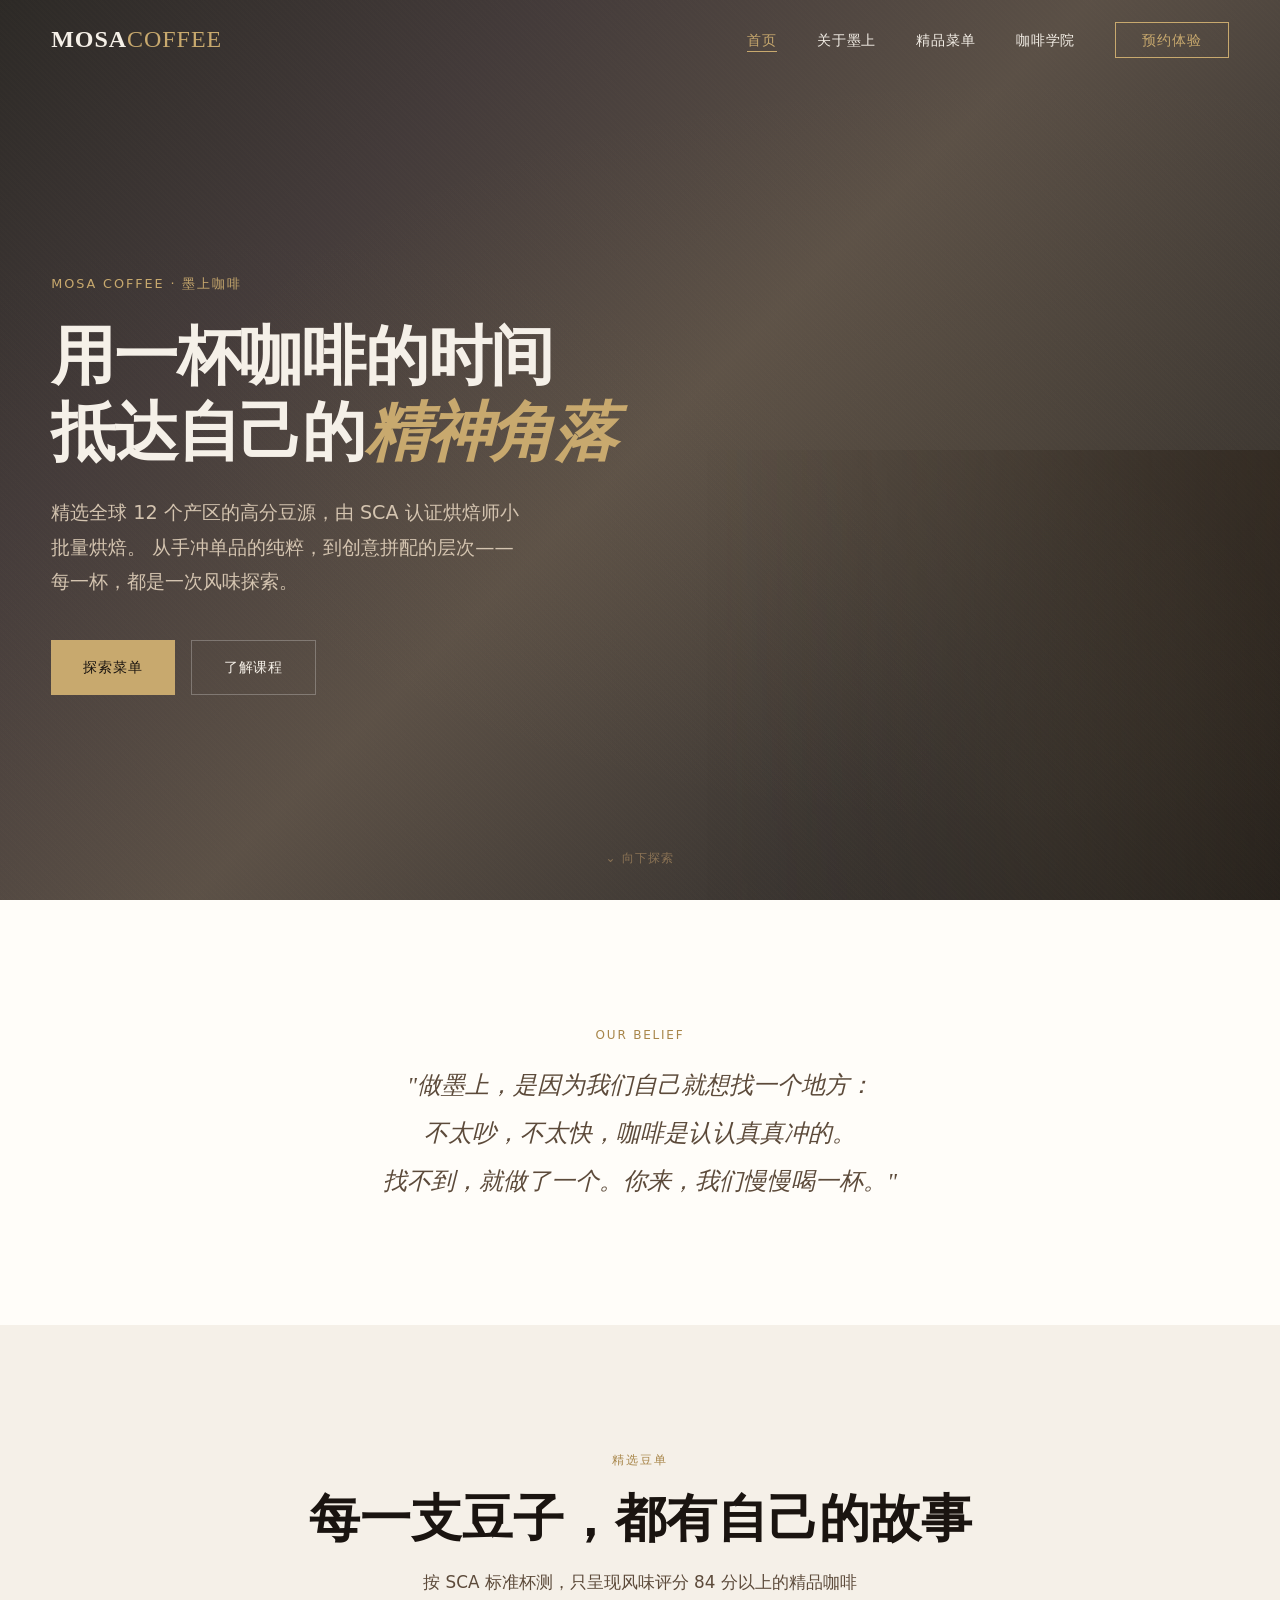
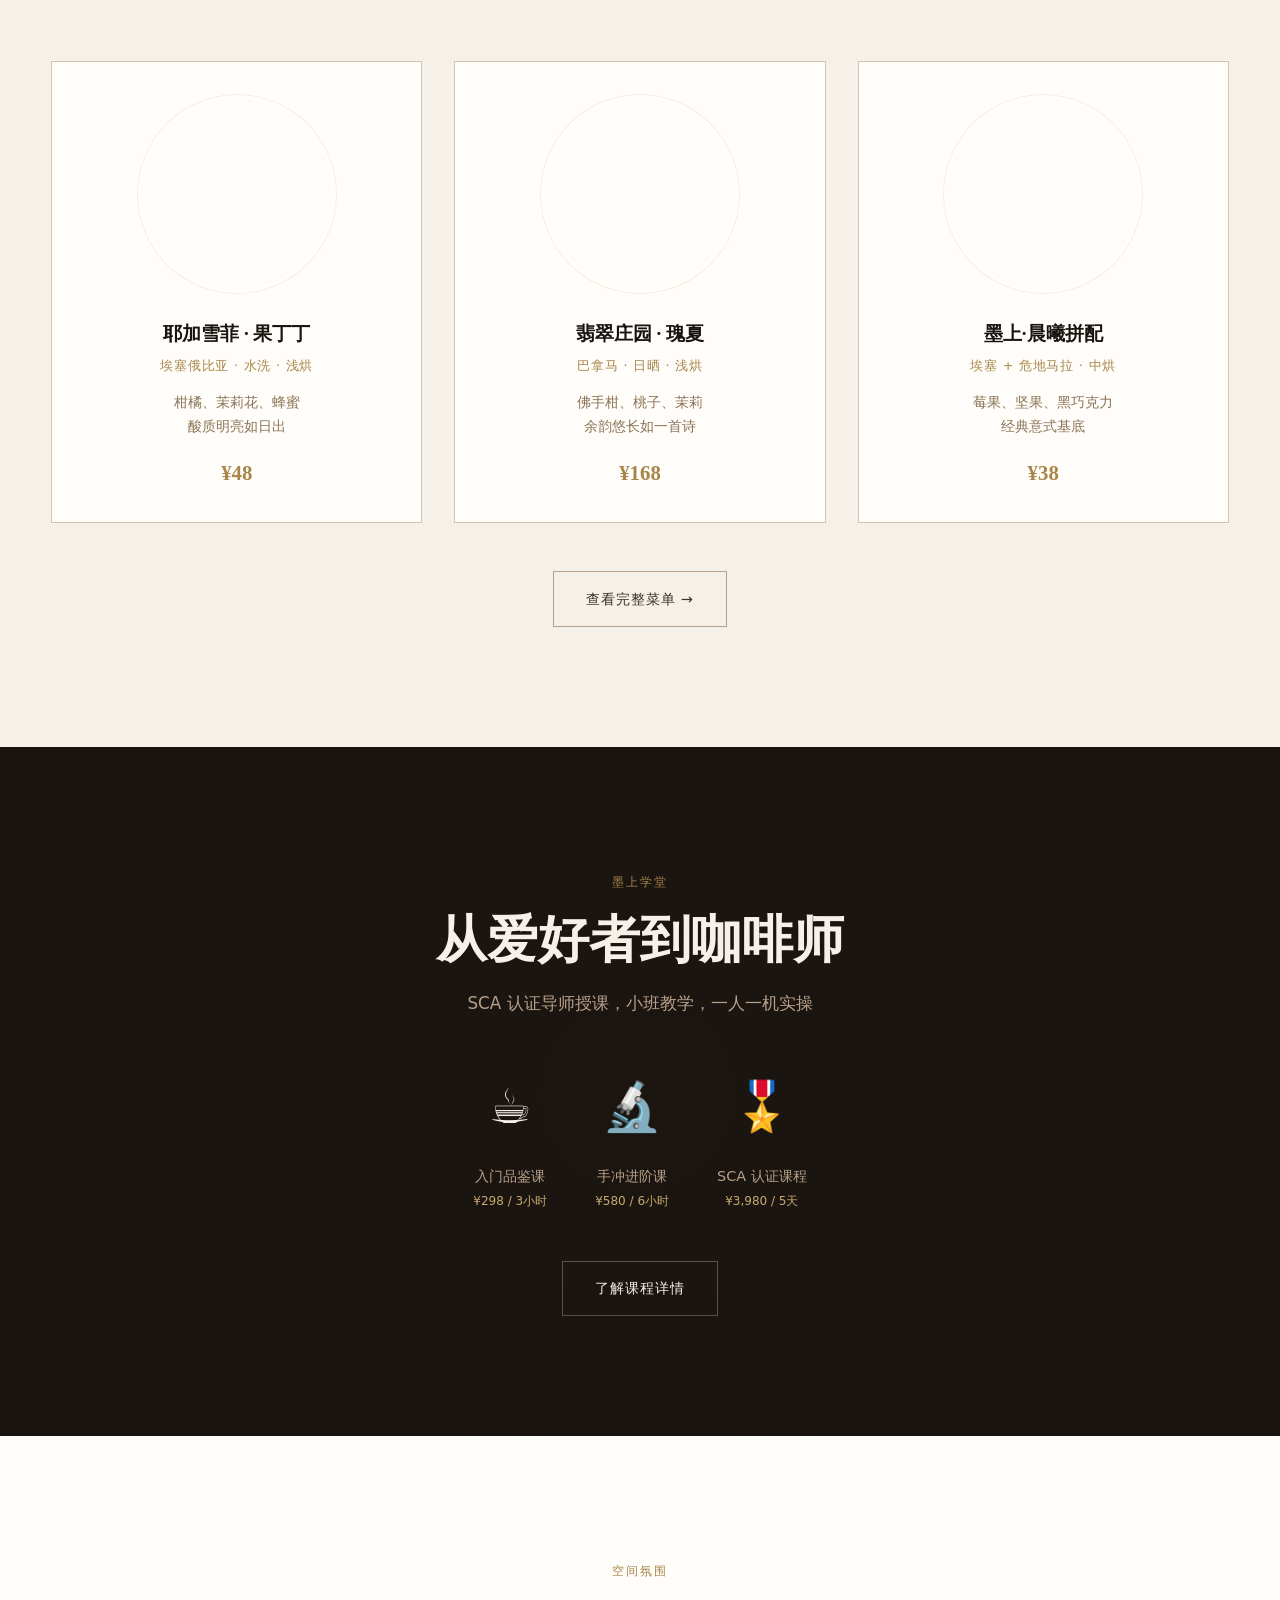
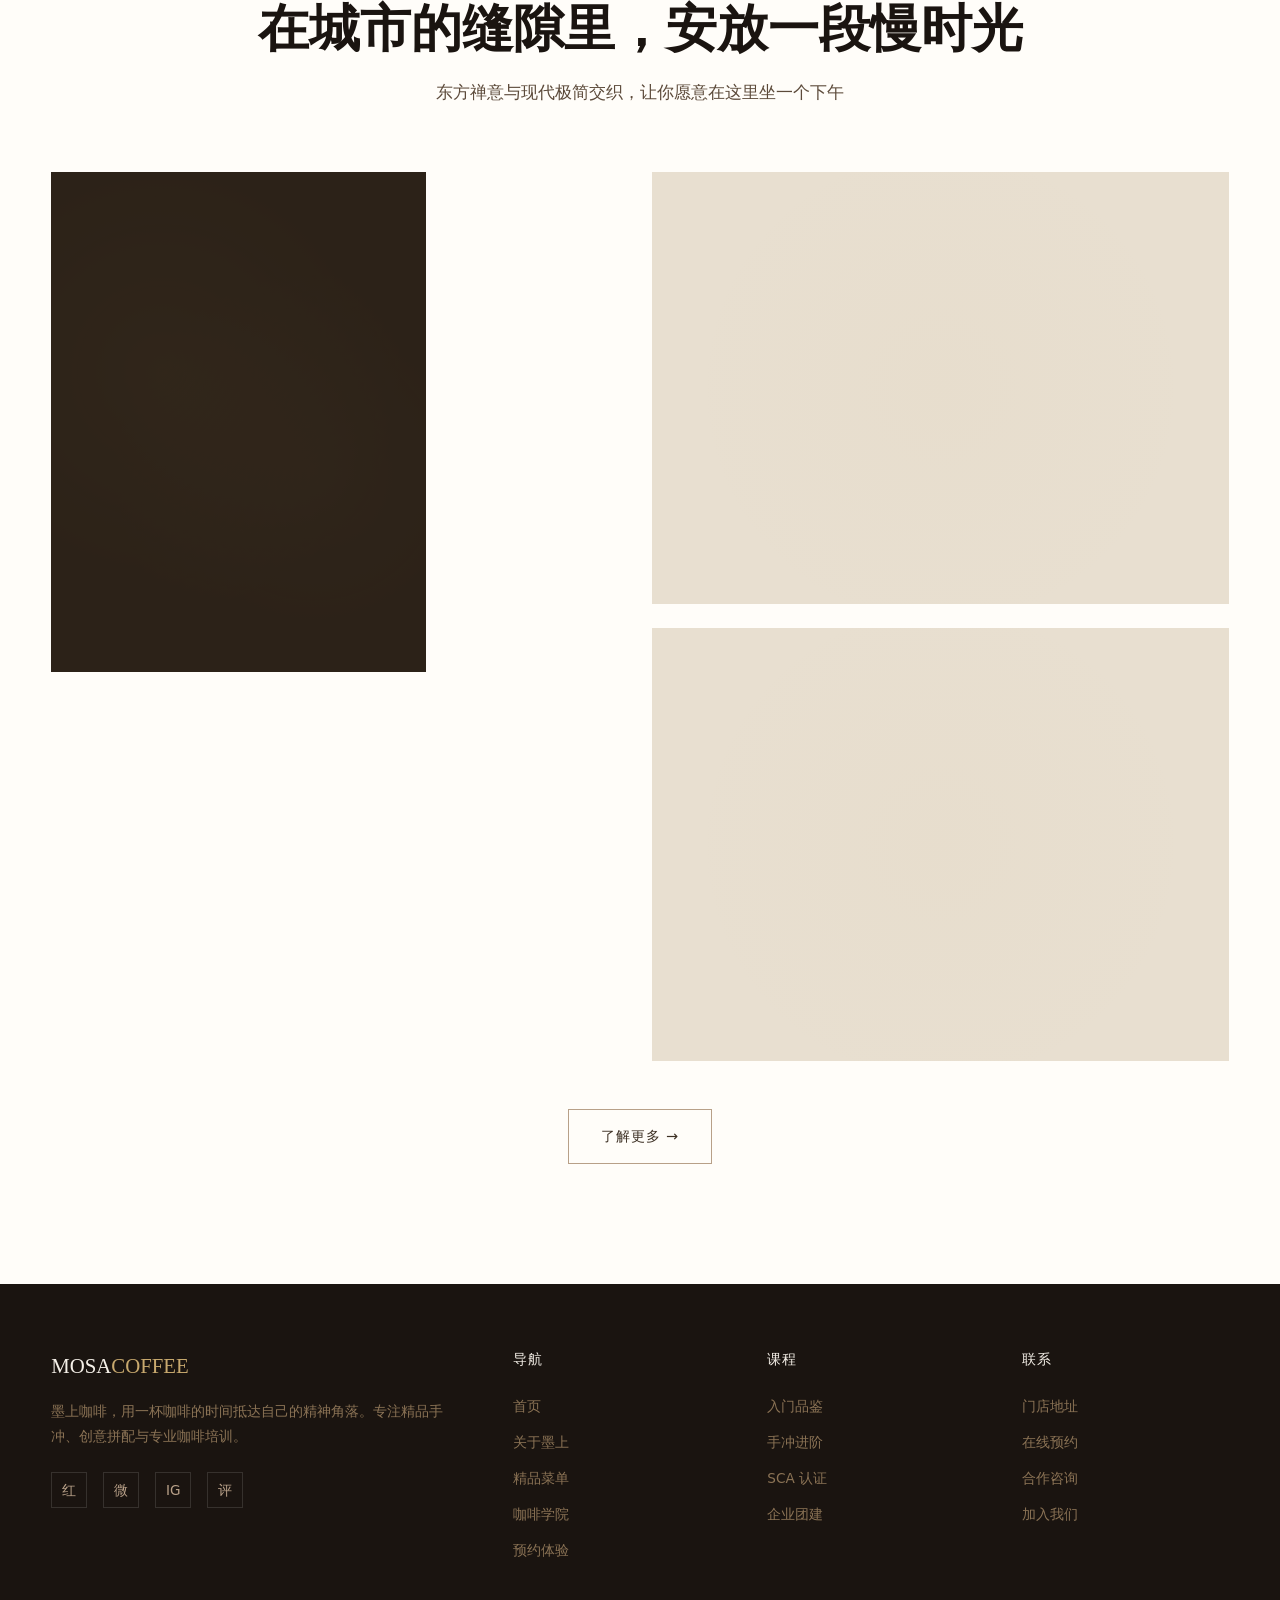
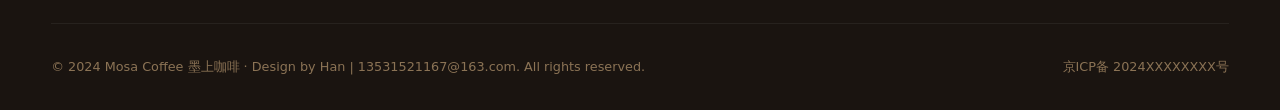
<file: index.html>
<!DOCTYPE html>
<html lang="zh-CN">
<head>
<meta charset="UTF-8">
<meta name="viewport" content="width=device-width, initial-scale=1.0">
<link rel="preconnect" href="https://images.unsplash.com" crossorigin>
<link rel="icon" href="data:image/svg+xml,<svg xmlns=%22http://www.w3.org/2000/svg%22 viewBox=%220 0 100 100%22><rect width=%22100%22 height=%22100%22 rx=%2220%22 fill=%22%231A1410%22/><text y=%22.9em%22 font-size=%2270%22 text-anchor=%22middle%22 x=%2250%22>☕</text></svg>">
<title>墨上咖啡 Mosa Coffee | 精品手冲 · 咖啡培训</title>
<meta name="author" content="Han | 13531521167@163.com">
  <meta name="description" content="墨上咖啡 Mosa Coffee — 专注于手冲单品、精品拼配与专业咖啡培训的高端咖啡品牌。让时间有味道。">
  <meta property="og:title" content="墨上咖啡 Mosa Coffee | 精品手冲 · 咖啡培训">
  <meta property="og:type" content="website">
  <meta property="og:url" content="https://han-ha-ha.github.io/mosa-coffee/">
  <meta property="og:image" content="https://images.unsplash.com/photo-1501339847302-ac426a4a7cbb?w=1200">
  <meta property="og:image:width" content="1200">
  <meta property="og:image:height" content="630">
  <meta name="twitter:card" content="summary_large_image">
<link rel="stylesheet" href="css/style.css?v=2">
<style>
/* ===== Hero (首页专属) ===== */
.hero {
  min-height: 100vh; display:flex; align-items:center;
  position: relative; overflow: hidden;
}
.hero-bg {
  position: absolute; inset:0;
  background:
    url('https://images.unsplash.com/photo-1501339847302-ac426a4a7cbb?w=1600&q=80&auto=format&fit=crop') center/cover no-repeat;
}
.hero-bg::after {
  content: ''; position: absolute; inset:0;
  background:
    radial-gradient(ellipse at 80% 50%, rgba(200,169,110,0.06) 0%, transparent 60%),
    radial-gradient(ellipse at 20% 80%, rgba(139,115,85,0.04) 0%, transparent 50%),
    linear-gradient(135deg, rgba(15,12,9,0.88) 0%, rgba(26,16,16,0.82) 25%, rgba(44,31,20,0.78) 50%, rgba(26,20,16,0.85) 75%, rgba(15,12,9,0.9) 100%);
}
.hero-pattern {
  position: absolute; inset:0; opacity:0.03;
  background: repeating-linear-gradient(45deg, transparent, transparent 2px, rgba(200,169,110,0.4) 2px, rgba(200,169,110,0.4) 4px);
}
.hero-accent {
  position: absolute; right:-5%; top:50%; transform:translateY(-50%);
  width: 50%; height: 80%;
  background:
    radial-gradient(ellipse at center, rgba(200,169,110,0.12) 0%, transparent 70%),
    linear-gradient(180deg, rgba(44,34,24,0.8) 0%, rgba(26,20,16,0.4) 100%);
  mask-image: linear-gradient(to left, rgba(0,0,0,0.8) 0%, rgba(0,0,0,0.2) 60%, transparent 100%);
  -webkit-mask-image: linear-gradient(to left, rgba(0,0,0,0.8) 0%, rgba(0,0,0,0.2) 60%, transparent 100%);
}
.hero-content {
  position: relative; z-index:2;
  width: var(--content-width); margin:0 auto;
  padding: 8rem 0 4rem;
}
.hero-eyebrow {
  display:inline-block; font-size: 0.8rem; letter-spacing:0.15em;
  color: var(--gold); text-transform: uppercase;
  margin-bottom: 1.5rem; font-weight: 500;
}
.hero-title { color: var(--cream); margin-bottom: 1.5rem; max-width: 700px; }
.hero-title em { font-style: italic; color: var(--gold); }
.hero-desc {
  color: var(--brown-200); font-size: clamp(1rem, 1.5vw, 1.2rem);
  max-width: 480px; margin-bottom: 2.5rem; font-weight: 300; line-height: 1.8;
}
.hero-buttons { display:flex; gap:1rem; flex-wrap:wrap; }
.hero-scroll {
  position: absolute; bottom:2rem; left:50%; transform:translateX(-50%);
  color: var(--brown-400); font-size: 0.75rem; letter-spacing:0.1em;
  animation: float 2s ease-in-out infinite; text-decoration: none; cursor: pointer;
}
@keyframes float {
  0%,100% { transform:translateX(-50%) translateY(0); }
  50% { transform:translateX(-50%) translateY(-8px); }
}

/* ===== 品牌三行 ===== */
.belief { background: var(--white); text-align:center; }
.belief blockquote {
  max-width: 680px; margin:0 auto;
  font-family: Georgia, 'Times New Roman', '宋体', serif;
  font-size: clamp(1.2rem, 2vw, 1.5rem);
  color: var(--brown-600); line-height: 2;
  font-style: italic;
}

/* ===== 精选豆单 ===== */
.featured-beans { background: var(--cream); }
.bean-card {
  background: var(--white); border: 1px solid var(--brown-200);
  padding: 2rem; transition: var(--transition); text-align: center;
}
.bean-card:hover { border-color: var(--gold); transform: translateY(-6px); box-shadow: 0 20px 50px rgba(0,0,0,0.08); }
.bean-visual {
  width: 100%; aspect-ratio: 1; max-width: 200px; margin:0 auto 1.5rem;
  border-radius: 50%; position: relative; overflow: hidden;
  background-size: cover; background-position: center;
}
.bean-visual::after {
  content: ''; position: absolute; inset:0;
  border-radius: 50%;
  box-shadow: inset 0 0 0 1px rgba(200,169,110,0.2), inset 0 0 0 4px rgba(255,255,255,0.3);
}
.bean-visual.v1 { background-image: url('https://images.unsplash.com/photo-1559056199-641a0ac8b55e?w=400&q=80'); }
.bean-visual.v2 { background-image: url('https://images.unsplash.com/photo-1611854779393-1b2da9d400fe?w=400&q=80'); }
.bean-visual.v3 { background-image: url('https://images.unsplash.com/photo-1511537190424-bbbab87ac5eb?w=400&q=80'); }
.bean-name { font-family: Georgia, 'Times New Roman', serif; font-size: 1.2rem; font-weight:600; color: var(--brown-900); margin-bottom:0.3rem; }
.bean-origin { font-size:0.8rem; color: var(--gold-dark); letter-spacing:0.06em; margin-bottom:0.8rem; text-transform:uppercase; }
.bean-notes { font-size:0.9rem; color: var(--text-muted); line-height:1.7; }
.bean-price { font-family: Georgia, serif; font-size: 1.3rem; color: var(--gold-dark); margin-top:1rem; font-weight:600; }

/* ===== 学堂预览 ===== */
.edu-preview { background: var(--brown-900); color: var(--cream); position:relative; overflow:hidden; text-align:center; }
.edu-preview::before {
  content: ''; position: absolute; inset:0; opacity:0.03;
  background: radial-gradient(circle at 50% 50%, rgba(200,169,110,0.3) 0%, transparent 70%);
}
.edu-features {
  display: flex; gap:3rem; justify-content:center; flex-wrap:wrap;
  margin: 3rem 0; position: relative; z-index:1;
}
.edu-feature {
  text-align: center;
}
.edu-feature-icon { font-size: 3rem; margin-bottom: 1rem; }
.edu-feature-label { color: var(--brown-300); font-size: 0.9rem; }

/* ===== 空间预览 ===== */
.space-preview .space-grid {
  display: grid; grid-template-columns: 1fr 1fr; gap: 1.5rem; margin-top:3rem;
}
.space-main {
  grid-row: span 2; aspect-ratio: 3/4; max-height: 500px;
}
.space-side { aspect-ratio: 4/3; }
@media (max-width: 768px) {
  .hero-content { padding: 6rem 0 3rem; }
  .space-preview .space-grid { grid-template-columns: 1fr; }
}
</style>
<script type="application/ld+json">
{
  "@context": "https://schema.org",
  "@type": "CafeOrCoffeeShop",
  "name": "墨上咖啡 Mosa Coffee",
  "description": "专注于手冲单品、精品拼配与专业咖啡培训的高端咖啡品牌。让时间有味道。",
  "url": "https://han-ha-ha.github.io/mosa-coffee/",
  "telephone": "010-8855-1234",
  "email": "hello@mosacoffee.cn",
  "address": {
    "@type": "PostalAddress",
    "streetAddress": "三里屯太古里南区 B1-12",
    "addressLocality": "北京",
    "addressRegion": "朝阳区",
    "postalCode": "100027",
    "addressCountry": "CN"
  },
  "openingHoursSpecification": [
    { "@type": "OpeningHoursSpecification", "dayOfWeek": ["Monday","Tuesday","Wednesday","Thursday","Friday"], "opens": "08:00", "closes": "22:00" },
    { "@type": "OpeningHoursSpecification", "dayOfWeek": ["Saturday","Sunday"], "opens": "09:00", "closes": "23:00" }
  ],
  "priceRange": "¥38-¥168",
  "servesCuisine": "Coffee",
  "image": "https://images.unsplash.com/photo-1501339847302-ac426a4a7cbb?w=1200",
  "founder": { "@type": "Person", "name": "Han | 13531521167@163.com" }
}
</script>
</head>
<body>
<div class="progress-bar" id="progressBar"></div>

<!-- Navigation -->
<nav class="nav" id="nav">
  <div class="nav-inner">
    <a href="index.html" class="nav-logo">MOSA<span>COFFEE</span></a>
    <ul class="nav-links" id="navLinks">
      <li><a href="index.html" class="active">首页</a></li>
      <li><a href="about.html">关于墨上</a></li>
      <li><a href="menu.html">精品菜单</a></li>
      <li><a href="courses.html">咖啡学院</a></li>
      <li><a href="contact.html" class="nav-cta">预约体验</a></li>
    </ul>
    <button class="menu-toggle" id="menuToggle" aria-label="菜单">
      <span></span><span></span><span></span>
    </button>
  </div>
</nav>

<!-- Hero -->
<section class="hero" id="home">
  <div class="hero-bg"></div>
  <div class="hero-pattern"></div>
  <div class="hero-accent parallax" data-speed="0.1"></div>
  <div class="hero-content">
    <p class="hero-eyebrow fade-up">MOSA COFFEE · 墨上咖啡</p>
    <h1 class="hero-title display fade-up">用一杯咖啡的时间<br>抵达自己的<em>精神角落</em></h1>
    <p class="hero-desc fade-up">
      精选全球 12 个产区的高分豆源，由 SCA 认证烘焙师小批量烘焙。
      从手冲单品的纯粹，到创意拼配的层次——每一杯，都是一次风味探索。
    </p>
    <div class="hero-buttons fade-up">
      <a href="menu.html" class="btn btn-primary">探索菜单</a>
      <a href="courses.html" class="btn btn-outline">了解课程</a>
    </div>
  </div>
  <a class="hero-scroll" onclick="document.getElementById('belief').scrollIntoView({behavior:'smooth'})">⌄ 向下探索</a>
</section>

<!-- 品牌三行 -->
<section class="section belief" id="belief">
  <div class="section-inner">
    <span class="section-label">Our Belief</span>
    <blockquote class="fade-up">
      "做墨上，是因为我们自己就想找一个地方：<br>不太吵，不太快，咖啡是认认真真冲的。<br>找不到，就做了一个。你来，我们慢慢喝一杯。"
    </blockquote>
  </div>
</section>

<!-- 精选豆单 -->
<section class="section featured-beans">
  <div class="section-inner">
    <div class="section-header">
      <span class="section-label">精选豆单</span>
      <h2 class="heading-1 section-title fade-up">每一支豆子，都有自己的故事</h2>
      <p class="section-desc fade-up">按 SCA 标准杯测，只呈现风味评分 84 分以上的精品咖啡</p>
    </div>
    <div class="grid-3 fade-up">
      <a href="menu.html" style="text-decoration:none;color:inherit;">
        <div class="bean-card">
          <div class="bean-visual v1"></div>
          <div class="bean-name">耶加雪菲 · 果丁丁</div>
          <div class="bean-origin">埃塞俄比亚 · 水洗 · 浅烘</div>
          <div class="bean-notes">柑橘、茉莉花、蜂蜜<br>酸质明亮如日出</div>
          <div class="bean-price">¥48</div>
        </div>
      </a>
      <a href="menu.html" style="text-decoration:none;color:inherit;">
        <div class="bean-card">
          <div class="bean-visual v2"></div>
          <div class="bean-name">翡翠庄园 · 瑰夏</div>
          <div class="bean-origin">巴拿马 · 日晒 · 浅烘</div>
          <div class="bean-notes">佛手柑、桃子、茉莉<br>余韵悠长如一首诗</div>
          <div class="bean-price">¥168</div>
        </div>
      </a>
      <a href="menu.html" style="text-decoration:none;color:inherit;">
        <div class="bean-card">
          <div class="bean-visual v3"></div>
          <div class="bean-name">墨上·晨曦拼配</div>
          <div class="bean-origin">埃塞 + 危地马拉 · 中烘</div>
          <div class="bean-notes">莓果、坚果、黑巧克力<br>经典意式基底</div>
          <div class="bean-price">¥38</div>
        </div>
      </a>
    </div>
    <div style="text-align:center;margin-top:3rem;" class="fade-up">
      <a href="menu.html" class="btn btn-outline-dark">查看完整菜单 →</a>
    </div>
  </div>
</section>

<!-- 学堂预览 -->
<section class="section edu-preview">
  <div class="section-inner" style="position:relative;z-index:1;">
    <span class="section-label">墨上学堂</span>
    <h2 class="heading-1 section-title fade-up" style="color:var(--cream);">从爱好者到咖啡师</h2>
    <p class="section-desc fade-up" style="color:var(--brown-300);margin:0 auto;">SCA 认证导师授课，小班教学，一人一机实操</p>
    <div class="edu-features fade-up">
      <div class="edu-feature">
        <div class="edu-feature-icon">☕</div>
        <div class="edu-feature-label">入门品鉴课<br><small style="color:var(--gold);">¥298 / 3小时</small></div>
      </div>
      <div class="edu-feature">
        <div class="edu-feature-icon">🔬</div>
        <div class="edu-feature-label">手冲进阶课<br><small style="color:var(--gold);">¥580 / 6小时</small></div>
      </div>
      <div class="edu-feature">
        <div class="edu-feature-icon">🎖️</div>
        <div class="edu-feature-label">SCA 认证课程<br><small style="color:var(--gold);">¥3,980 / 5天</small></div>
      </div>
    </div>
    <a href="courses.html" class="btn btn-outline fade-up">了解课程详情</a>
  </div>
</section>

<!-- 空间预览 -->
<section class="section space-preview">
  <div class="section-inner">
    <div class="section-header">
      <span class="section-label">空间氛围</span>
      <h2 class="heading-1 section-title fade-up">在城市的缝隙里，安放一段慢时光</h2>
      <p class="section-desc fade-up">东方禅意与现代极简交织，让你愿意在这里坐一个下午</p>
    </div>
    <div class="space-grid">
      <div class="space-main img-placeholder fade-up" data-src="https://images.unsplash.com/photo-1554118811-1e0d58224f24?w=800&q=80&auto=format&fit=crop"></div>
      <div class="space-side img-placeholder-light fade-up" data-src="https://images.unsplash.com/photo-1511920170033-f8396924c348?w=600&q=80&auto=format&fit=crop"></div>
      <div class="space-side img-placeholder-light fade-up" data-src="https://images.unsplash.com/photo-1495474472287-4d71bcdd2085?w=600&q=80&auto=format&fit=crop"></div>
    </div>
    <div style="text-align:center;margin-top:3rem;" class="fade-up">
      <a href="about.html" class="btn btn-outline-dark">了解更多 →</a>
    </div>
  </div>
</section>

<!-- Footer -->
<footer class="footer">
  <div class="footer-inner">
    <div class="footer-grid">
      <div>
        <div class="footer-brand">MOSA<span>COFFEE</span></div>
        <p class="footer-desc">墨上咖啡，用一杯咖啡的时间抵达自己的精神角落。专注精品手冲、创意拼配与专业咖啡培训。</p>
        <div class="footer-social">
          <a href="#" title="小红书">红</a>
          <a href="#" title="微信公众号">微</a>
          <a href="#" title="Instagram">IG</a>
          <a href="#" title="大众点评">评</a>
        </div>
      </div>
      <div class="footer-col">
        <h4>导航</h4>
        <a href="index.html">首页</a>
        <a href="about.html">关于墨上</a>
        <a href="menu.html">精品菜单</a>
        <a href="courses.html">咖啡学院</a>
        <a href="contact.html">预约体验</a>
      </div>
      <div class="footer-col">
        <h4>课程</h4>
        <a href="courses.html">入门品鉴</a>
        <a href="courses.html">手冲进阶</a>
        <a href="courses.html">SCA 认证</a>
        <a href="courses.html">企业团建</a>
      </div>
      <div class="footer-col">
        <h4>联系</h4>
        <a href="contact.html">门店地址</a>
        <a href="contact.html">在线预约</a>
        <a href="contact.html">合作咨询</a>
        <a href="#">加入我们</a>
      </div>
    </div>
    <div class="footer-bottom">
      <span>© 2024 Mosa Coffee 墨上咖啡 · Design by Han | 13531521167@163.com. All rights reserved.</span>
      <span>京ICP备 2024XXXXXXXX号</span>
    </div>
  </div>
</footer>

<div class="toast" id="toast"></div>
<script src="js/main.js"></script>
</body>
</html>
</file>
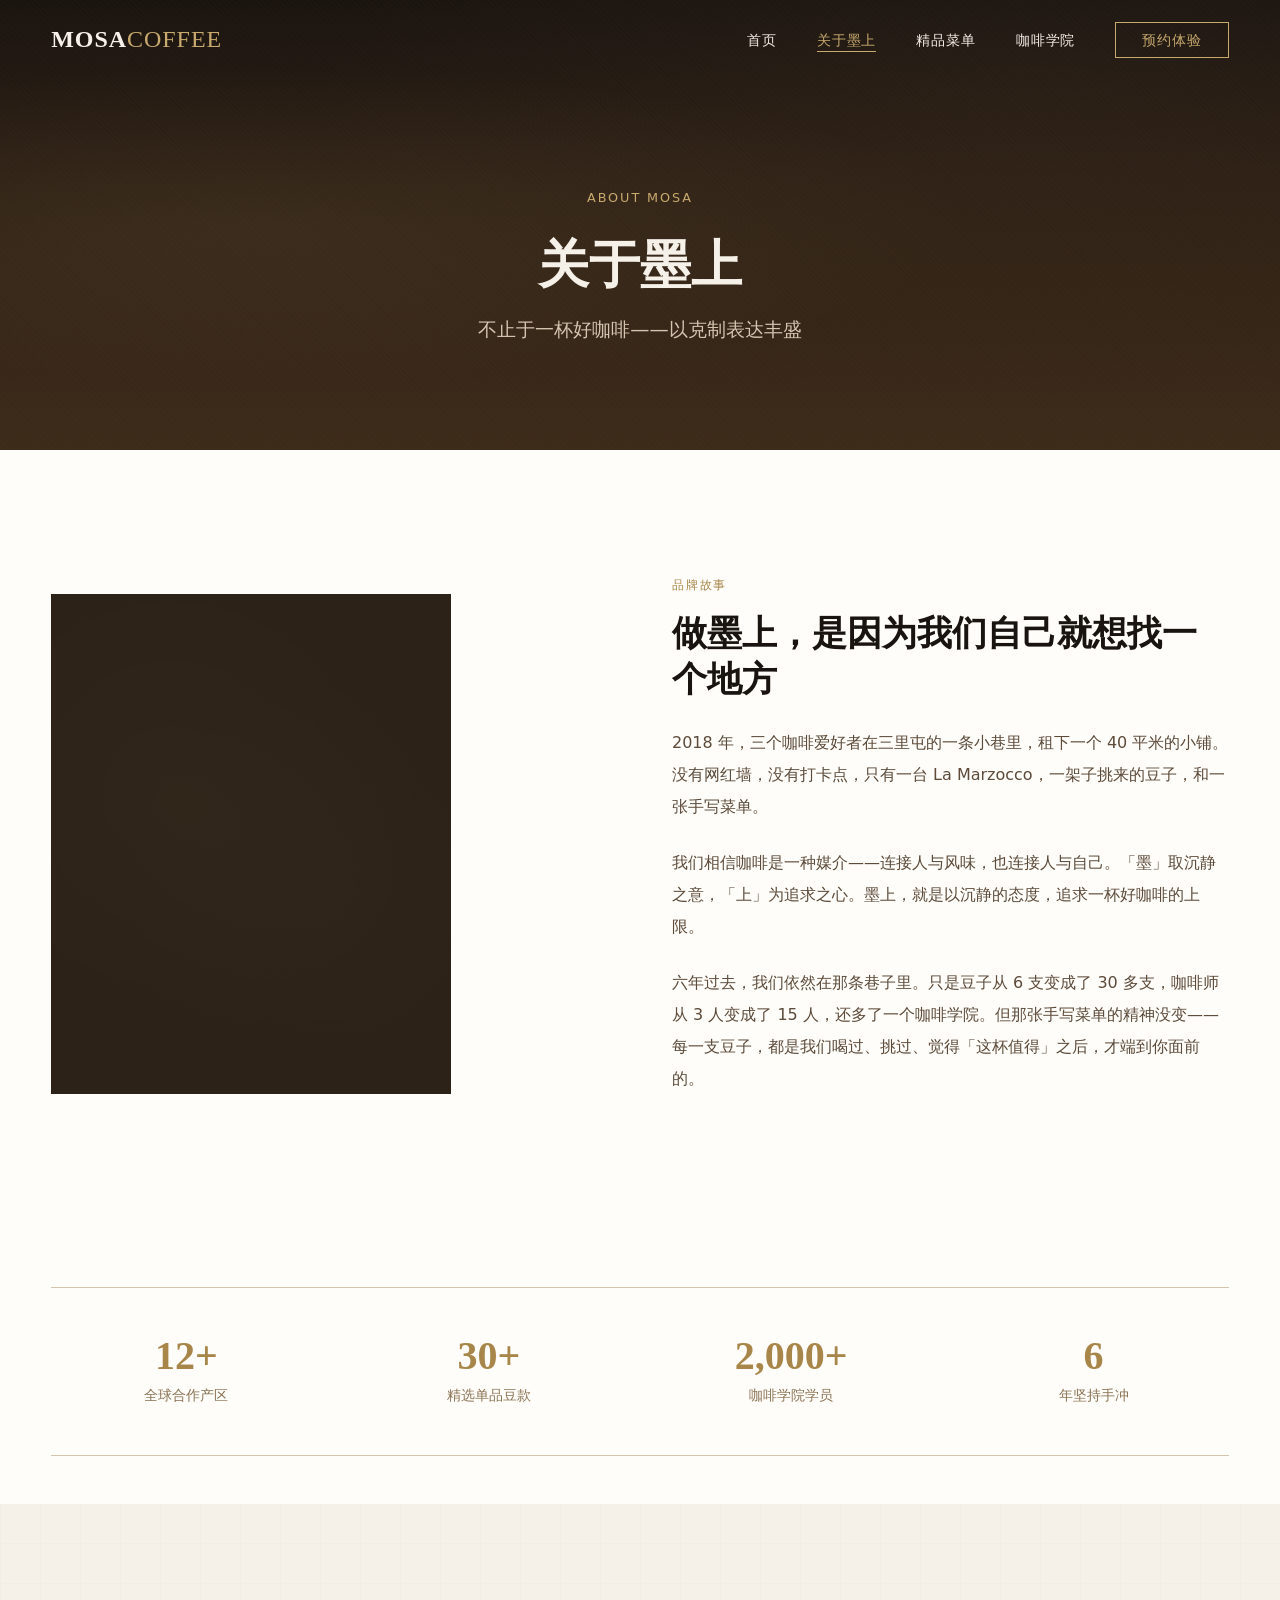
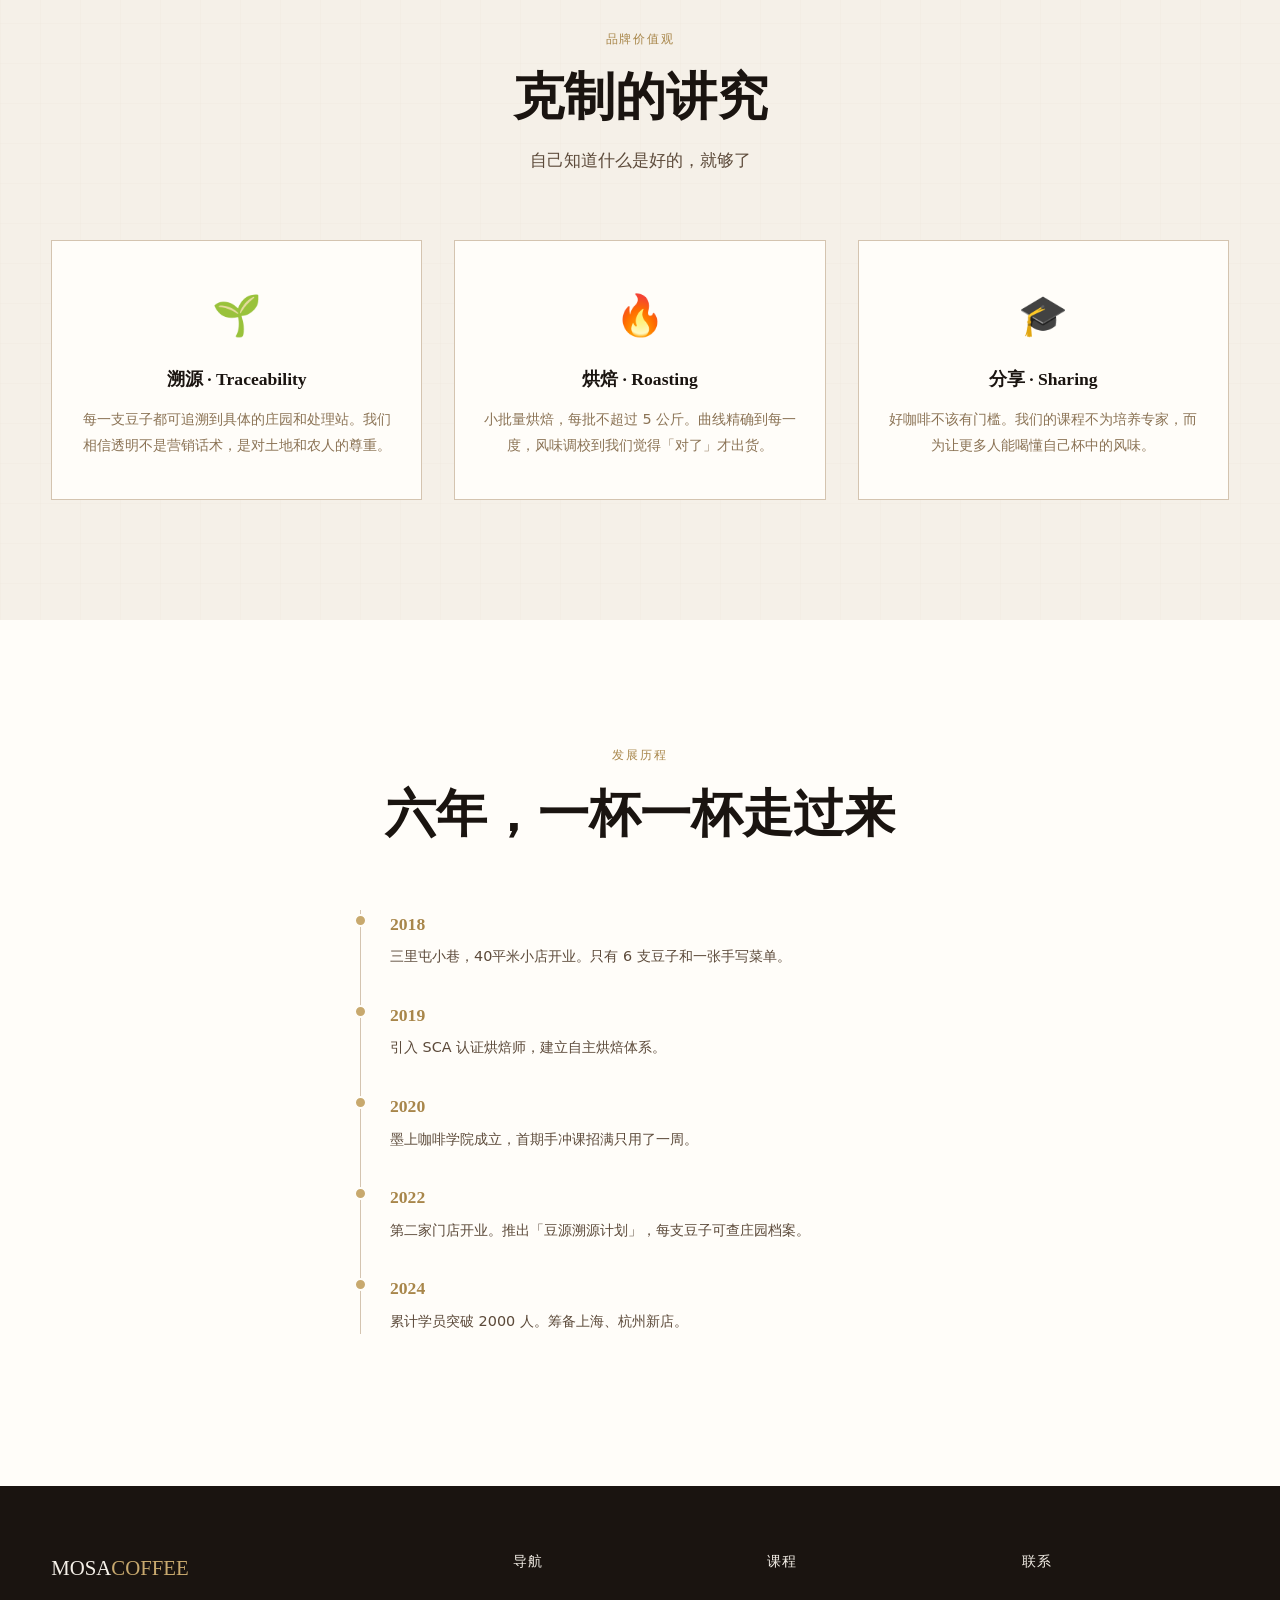
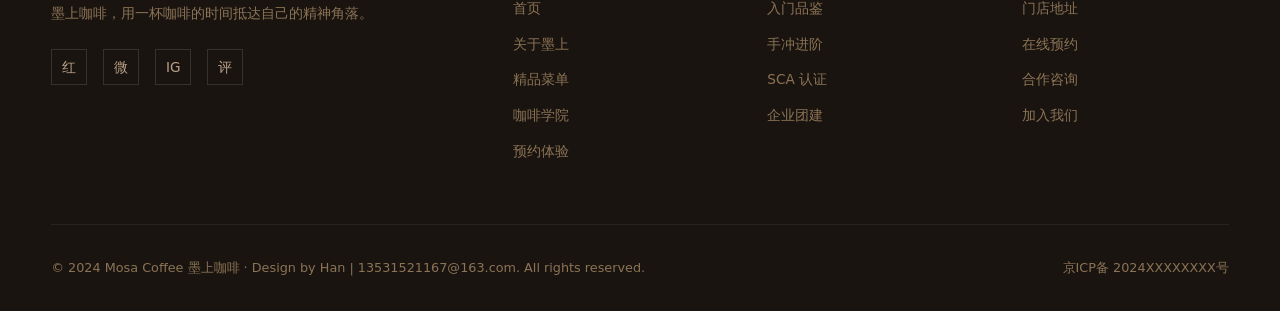
<file: about.html>
<!DOCTYPE html>
<html lang="zh-CN">
<head>
<meta charset="UTF-8">
<meta name="viewport" content="width=device-width, initial-scale=1.0">
<link rel="preconnect" href="https://images.unsplash.com" crossorigin>
<link rel="icon" href="data:image/svg+xml,<svg xmlns=%22http://www.w3.org/2000/svg%22 viewBox=%220 0 100 100%22><rect width=%22100%22 height=%22100%22 rx=%2220%22 fill=%22%231A1410%22/><text y=%22.9em%22 font-size=%2270%22 text-anchor=%22middle%22 x=%2250%22>☕</text></svg>">
<title>关于墨上 | 墨上咖啡 Mosa Coffee</title>
<meta name="author" content="Han | 13531521167@163.com">
  <meta name="description" content="墨上咖啡的品牌故事——始于2018年北京，专注于精品手冲咖啡与专业咖啡培训。以克制表达丰盛。">
  <meta property="og:title" content="关于墨上 | 墨上咖啡 Mosa Coffee">
  <meta property="og:type" content="website">
  <meta property="og:url" content="https://han-ha-ha.github.io/mosa-coffee/">
  <meta property="og:image" content="https://images.unsplash.com/photo-1501339847302-ac426a4a7cbb?w=1200">
  <meta property="og:image:width" content="1200">
  <meta property="og:image:height" content="630">
  <meta name="twitter:card" content="summary_large_image">
<link rel="stylesheet" href="css/style.css">
<style>
  .story-text p { color: var(--text-secondary); font-size: 1rem; line-height: 2; margin-bottom: 1.5rem; }
  .stats-bar { display: grid; grid-template-columns: repeat(4, 1fr); gap: 2rem; text-align: center; padding: 3rem 0; border-top: 1px solid var(--brown-200); border-bottom: 1px solid var(--brown-200); margin: 3rem 0; }
  .stat-num { font-family: Georgia, serif; font-size: 2.5rem; color: var(--gold-dark); font-weight: 600; line-height: 1; }
  .stat-lbl { font-size: 0.85rem; color: var(--text-muted); margin-top: 0.5rem; }
  .values-grid { display: grid; grid-template-columns: repeat(3, 1fr); gap: 2rem; margin-top: 3rem; }
  .value-card { text-align: center; padding: 2.5rem 1.5rem; }
  .value-icon { font-size: 2.5rem; margin-bottom: 1rem; }
  .value-title { font-family: Georgia, serif; font-size: 1.1rem; color: var(--brown-900); margin-bottom: 0.8rem; font-weight: 600; }
  .value-desc { font-size: 0.9rem; color: var(--text-muted); line-height: 1.8; }
  .timeline { position: relative; max-width: 600px; margin: 3rem auto 0; }
  .timeline::before { content: ''; position: absolute; left: 20px; top:0; bottom:0; width: 1px; background: var(--brown-200); }
  .tl-item { position: relative; padding-left: 50px; margin-bottom: 2rem; }
  .tl-dot { position: absolute; left: 14px; top: 4px; width: 13px; height: 13px; border-radius: 50%; background: var(--gold); border: 2px solid var(--white); }
  .tl-year { font-family: Georgia, serif; font-size: 1.1rem; color: var(--gold-dark); font-weight: 600; }
  .tl-text { font-size: 0.9rem; color: var(--text-secondary); margin-top: 0.3rem; }
  @media (max-width: 768px) {
    .stats-bar { grid-template-columns: repeat(2, 1fr); gap:1.5rem; }
    .values-grid { grid-template-columns: 1fr; }
  }
</style>
</head>
<body>
<div class="progress-bar" id="progressBar"></div>

<nav class="nav" id="nav">
  <div class="nav-inner">
    <a href="index.html" class="nav-logo">MOSA<span>COFFEE</span></a>
    <ul class="nav-links" id="navLinks">
      <li><a href="index.html">首页</a></li>
      <li><a href="about.html" class="active">关于墨上</a></li>
      <li><a href="menu.html">精品菜单</a></li>
      <li><a href="courses.html">咖啡学院</a></li>
      <li><a href="contact.html" class="nav-cta">预约体验</a></li>
    </ul>
    <button class="menu-toggle" id="menuToggle" aria-label="菜单">
      <span></span><span></span><span></span>
    </button>
  </div>
</nav>

<!-- Page Hero -->
<section class="page-hero bg-coffee-texture" style="position:relative;">
  <div class="page-hero-img" style="background-image: url('https://images.unsplash.com/photo-1442512595331-e89e73853f31?w=1400&q=80&auto=format&fit=crop');"></div>
  <div class="page-hero-bg"></div>
  <div class="page-hero-content">
    <p class="hero-eyebrow fade-up">About Mosa</p>
    <h1 class="heading-1 hero-title fade-up">关于墨上</h1>
    <p class="hero-desc fade-up">不止于一杯好咖啡——以克制表达丰盛</p>
  </div>
</section>

<!-- 品牌故事 -->
<section class="section" style="background:var(--white);">
  <div class="section-inner">
    <div class="grid-2">
      <div class="img-placeholder fade-up" data-src="https://images.unsplash.com/photo-1504630083234-14187a9df0f5?w=700&q=80" style="aspect-ratio:4/5; max-height:500px;background-size:cover;background-position:center;"></div>
      <div class="story-text">
        <span class="section-label">品牌故事</span>
        <h2 class="heading-2 fade-up" style="margin-bottom:1.5rem;">做墨上，是因为我们自己就想找一个地方</h2>
        <p class="fade-up">2018 年，三个咖啡爱好者在三里屯的一条小巷里，租下一个 40 平米的小铺。没有网红墙，没有打卡点，只有一台 La Marzocco，一架子挑来的豆子，和一张手写菜单。</p>
        <p class="fade-up">我们相信咖啡是一种媒介——连接人与风味，也连接人与自己。「墨」取沉静之意，「上」为追求之心。墨上，就是以沉静的态度，追求一杯好咖啡的上限。</p>
        <p class="fade-up">六年过去，我们依然在那条巷子里。只是豆子从 6 支变成了 30 多支，咖啡师从 3 人变成了 15 人，还多了一个咖啡学院。但那张手写菜单的精神没变——每一支豆子，都是我们喝过、挑过、觉得「这杯值得」之后，才端到你面前的。</p>
      </div>
    </div>
  </div>
</section>

<!-- 数据 -->
<div class="section-inner">
  <div class="stats-bar fade-up">
    <div><div class="stat-num">12+</div><div class="stat-lbl">全球合作产区</div></div>
    <div><div class="stat-num">30+</div><div class="stat-lbl">精选单品豆款</div></div>
    <div><div class="stat-num">2,000+</div><div class="stat-lbl">咖啡学院学员</div></div>
    <div><div class="stat-num">6</div><div class="stat-lbl">年坚持手冲</div></div>
  </div>
</div>

<!-- 品牌价值观 -->
<section class="section bg-paper">
  <div class="section-inner">
    <div class="section-header">
      <span class="section-label">品牌价值观</span>
      <h2 class="heading-1 section-title fade-up">克制的讲究</h2>
      <p class="section-desc fade-up">自己知道什么是好的，就够了</p>
    </div>
    <div class="values-grid">
      <div class="value-card card fade-up">
        <div class="value-icon">🌱</div>
        <div class="value-title">溯源 · Traceability</div>
        <div class="value-desc">每一支豆子都可追溯到具体的庄园和处理站。我们相信透明不是营销话术，是对土地和农人的尊重。</div>
      </div>
      <div class="value-card card fade-up">
        <div class="value-icon">🔥</div>
        <div class="value-title">烘焙 · Roasting</div>
        <div class="value-desc">小批量烘焙，每批不超过 5 公斤。曲线精确到每一度，风味调校到我们觉得「对了」才出货。</div>
      </div>
      <div class="value-card card fade-up">
        <div class="value-icon">🎓</div>
        <div class="value-title">分享 · Sharing</div>
        <div class="value-desc">好咖啡不该有门槛。我们的课程不为培养专家，而为让更多人能喝懂自己杯中的风味。</div>
      </div>
    </div>
  </div>
</section>

<!-- 发展历程 -->
<section class="section" style="background:var(--white);">
  <div class="section-inner">
    <div class="section-header">
      <span class="section-label">发展历程</span>
      <h2 class="heading-1 section-title fade-up">六年，一杯一杯走过来</h2>
    </div>
    <div class="timeline fade-up">
      <div class="tl-item"><div class="tl-dot"></div><div class="tl-year">2018</div><div class="tl-text">三里屯小巷，40平米小店开业。只有 6 支豆子和一张手写菜单。</div></div>
      <div class="tl-item"><div class="tl-dot"></div><div class="tl-year">2019</div><div class="tl-text">引入 SCA 认证烘焙师，建立自主烘焙体系。</div></div>
      <div class="tl-item"><div class="tl-dot"></div><div class="tl-year">2020</div><div class="tl-text">墨上咖啡学院成立，首期手冲课招满只用了一周。</div></div>
      <div class="tl-item"><div class="tl-dot"></div><div class="tl-year">2022</div><div class="tl-text">第二家门店开业。推出「豆源溯源计划」，每支豆子可查庄园档案。</div></div>
      <div class="tl-item"><div class="tl-dot"></div><div class="tl-year">2024</div><div class="tl-text">累计学员突破 2000 人。筹备上海、杭州新店。</div></div>
    </div>
  </div>
</section>

<footer class="footer">
  <div class="footer-inner">
    <div class="footer-grid">
      <div>
        <div class="footer-brand">MOSA<span>COFFEE</span></div>
        <p class="footer-desc">墨上咖啡，用一杯咖啡的时间抵达自己的精神角落。</p>
        <div class="footer-social">
          <a href="#">红</a><a href="#">微</a><a href="#">IG</a><a href="#">评</a>
        </div>
      </div>
      <div class="footer-col"><h4>导航</h4><a href="index.html">首页</a><a href="about.html">关于墨上</a><a href="menu.html">精品菜单</a><a href="courses.html">咖啡学院</a><a href="contact.html">预约体验</a></div>
      <div class="footer-col"><h4>课程</h4><a href="courses.html">入门品鉴</a><a href="courses.html">手冲进阶</a><a href="courses.html">SCA 认证</a><a href="courses.html">企业团建</a></div>
      <div class="footer-col"><h4>联系</h4><a href="contact.html">门店地址</a><a href="contact.html">在线预约</a><a href="contact.html">合作咨询</a><a href="#">加入我们</a></div>
    </div>
    <div class="footer-bottom"><span>© 2024 Mosa Coffee 墨上咖啡 · Design by Han | 13531521167@163.com. All rights reserved.</span><span>京ICP备 2024XXXXXXXX号</span></div>
  </div>
</footer>

<div class="toast" id="toast"></div>
<script src="js/main.js"></script>
</body>
</html>
</file>
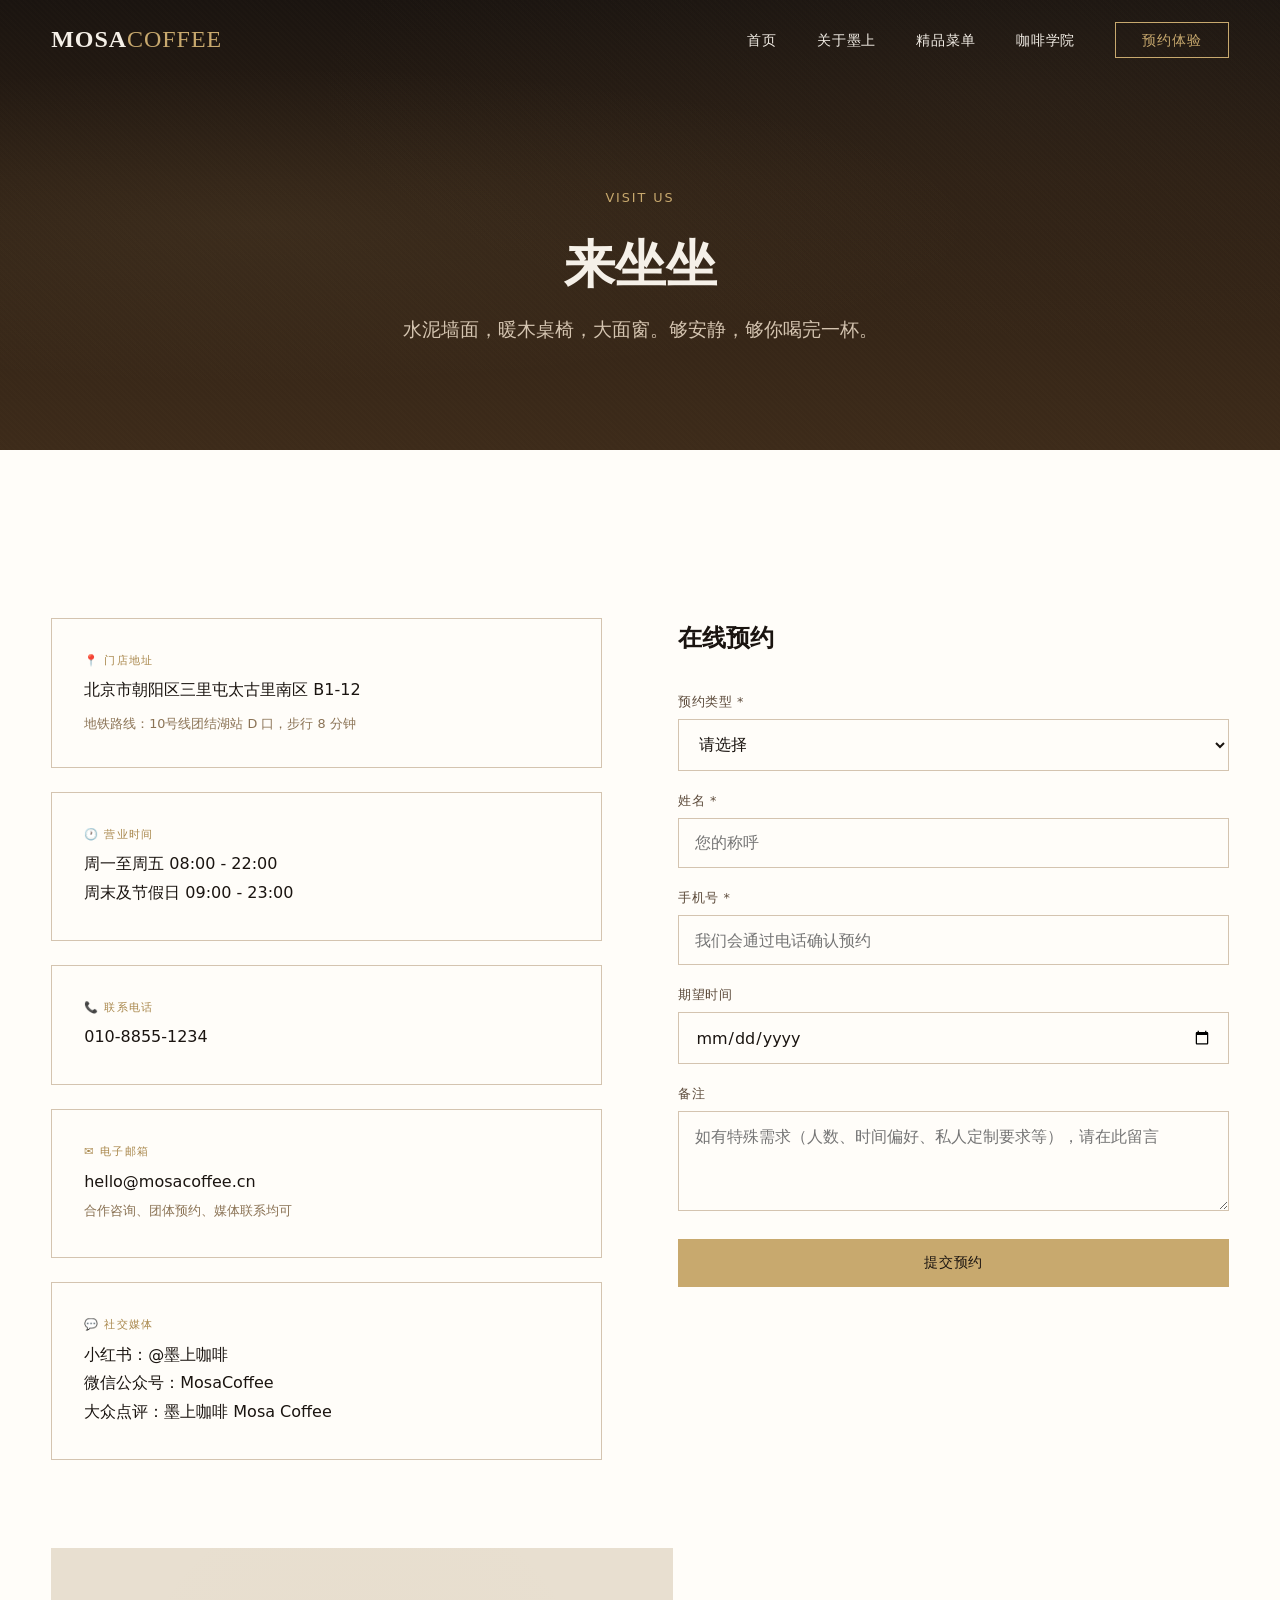
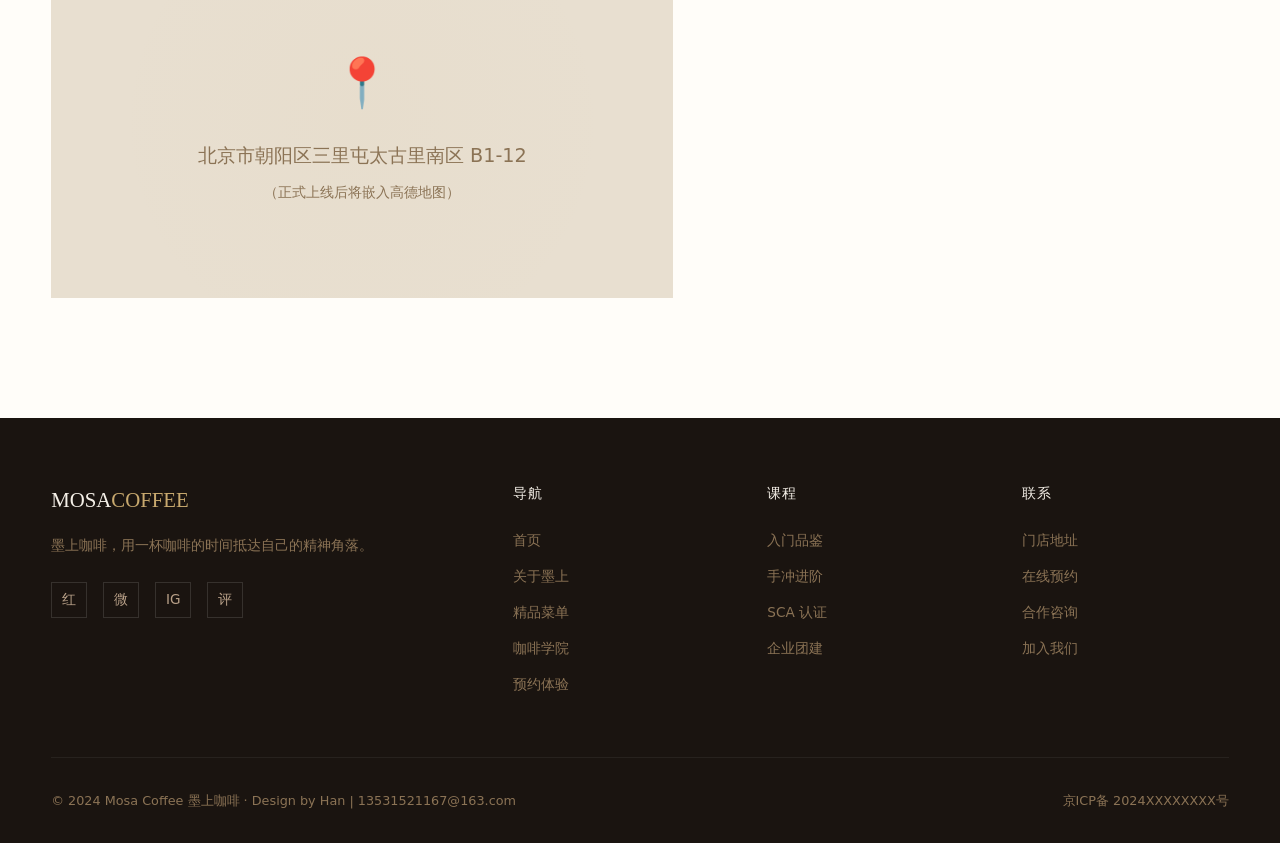
<file: contact.html>
<!DOCTYPE html>
<html lang="zh-CN">
<head>
<meta charset="UTF-8">
<meta name="viewport" content="width=device-width, initial-scale=1.0">
<link rel="preconnect" href="https://images.unsplash.com" crossorigin>
<link rel="icon" href="data:image/svg+xml,<svg xmlns=%22http://www.w3.org/2000/svg%22 viewBox=%220 0 100 100%22><rect width=%22100%22 height=%22100%22 rx=%2220%22 fill=%22%231A1410%22/><text y=%22.9em%22 font-size=%2270%22 text-anchor=%22middle%22 x=%2250%22>☕</text></svg>">
<title>预约体验 | 墨上咖啡 Mosa Coffee</title>
<meta name="author" content="Han | 13531521167@163.com">
  <meta name="description" content="预约墨上咖啡——在线预约课程、品鉴会或到店体验。北京三里屯，期待与你相遇。">
  <meta property="og:title" content="预约体验 | 墨上咖啡 Mosa Coffee">
  <meta property="og:type" content="website">
  <meta property="og:url" content="https://han-ha-ha.github.io/mosa-coffee/">
  <meta property="og:image" content="https://images.unsplash.com/photo-1501339847302-ac426a4a7cbb?w=1200">
  <meta property="og:image:width" content="1200">
  <meta property="og:image:height" content="630">
  <meta name="twitter:card" content="summary_large_image">
<link rel="stylesheet" href="css/style.css">
<style>
  .contact-grid { display: grid; grid-template-columns: 1fr 1fr; gap: clamp(3rem, 6vw, 5rem); align-items: start; margin-top: 3rem; }
  .info-card {
    background: var(--white); border: 1px solid var(--brown-200);
    padding: 2rem; margin-bottom: 1.5rem; transition: var(--transition);
  }
  .info-card:hover { border-color: var(--gold); }
  .info-label { font-size: 0.7rem; letter-spacing:0.12em; color: var(--gold-dark); text-transform:uppercase; margin-bottom:0.4rem; font-weight:500; }
  .info-value { color: var(--brown-900); font-size: 1rem; line-height: 1.8; }
  .form-group { margin-bottom: 1.2rem; }
  .form-group label { display:block; font-size:0.8rem; color: var(--text-secondary); margin-bottom:0.4rem; letter-spacing:0.04em; }
  .form-group input, .form-group select, .form-group textarea {
    width: 100%; padding: 0.9rem 1rem; border: 1px solid var(--brown-200);
    background: var(--white); font-family: inherit; font-size: 0.95rem;
    color: var(--text-primary); transition: var(--transition); resize: vertical;
  }
  .form-group input:focus, .form-group select:focus, .form-group textarea:focus {
    outline: none; border-color: var(--gold); box-shadow: 0 0 0 3px rgba(200,169,110,0.1);
  }
  .form-group textarea { min-height: 100px; }
  .map-placeholder {
    aspect-ratio: 16/9; max-height: 350px; margin-top: 3rem;
    display:flex; align-items:center; justify-content:center;
    font-size: 1.2rem; color: var(--brown-400);
  }
  @media (max-width: 768px) { .contact-grid { grid-template-columns: 1fr; } }
</style>
</head>
<body>
<div class="progress-bar" id="progressBar"></div>

<nav class="nav" id="nav">
  <div class="nav-inner">
    <a href="index.html" class="nav-logo">MOSA<span>COFFEE</span></a>
    <ul class="nav-links" id="navLinks">
      <li><a href="index.html">首页</a></li>
      <li><a href="about.html">关于墨上</a></li>
      <li><a href="menu.html">精品菜单</a></li>
      <li><a href="courses.html">咖啡学院</a></li>
      <li><a href="contact.html" class="nav-cta active">预约体验</a></li>
    </ul>
    <button class="menu-toggle" id="menuToggle" aria-label="菜单"><span></span><span></span><span></span></button>
  </div>
</nav>

<section class="page-hero bg-coffee-texture" style="position:relative;">
  <div class="page-hero-img" style="background-image: url('https://images.unsplash.com/photo-1463797221720-6b07e6426c24?w=1400&q=80&auto=format&fit=crop');"></div>
  <div class="page-hero-bg"></div>
  <div class="page-hero-content">
    <p class="hero-eyebrow fade-up">Visit Us</p>
    <h1 class="heading-1 hero-title fade-up">来坐坐</h1>
    <p class="hero-desc fade-up">水泥墙面，暖木桌椅，大面窗。够安静，够你喝完一杯。</p>
  </div>
</section>

<section class="section" style="background:var(--white);">
  <div class="section-inner">
    <div class="contact-grid">
      <!-- 左侧：信息 -->
      <div>
        <div class="info-card fade-up">
          <div class="info-label">📍 门店地址</div>
          <div class="info-value">北京市朝阳区三里屯太古里南区 B1-12</div>
          <div style="font-size:0.8rem;color:var(--text-muted);margin-top:0.5rem;">地铁路线：10号线团结湖站 D 口，步行 8 分钟</div>
        </div>

        <div class="info-card fade-up">
          <div class="info-label">🕐 营业时间</div>
          <div class="info-value">周一至周五 08:00 - 22:00<br>周末及节假日 09:00 - 23:00</div>
        </div>

        <div class="info-card fade-up">
          <div class="info-label">📞 联系电话</div>
          <div class="info-value">010-8855-1234</div>
        </div>

        <div class="info-card fade-up">
          <div class="info-label">✉️ 电子邮箱</div>
          <div class="info-value">hello@mosacoffee.cn<br><small style="color:var(--text-muted);">合作咨询、团体预约、媒体联系均可</small></div>
        </div>

        <div class="info-card fade-up">
          <div class="info-label">💬 社交媒体</div>
          <div class="info-value">
            小红书：@墨上咖啡<br>
            微信公众号：MosaCoffee<br>
            大众点评：墨上咖啡 Mosa Coffee
          </div>
        </div>
      </div>

      <!-- 右侧：表单 -->
      <div class="fade-up">
        <div style="font-family:Georgia,serif;font-size:1.5rem;font-weight:600;color:var(--brown-900);margin-bottom:2rem;">在线预约</div>
        <form id="contactForm">
          <div class="form-group">
            <label>预约类型 *</label>
            <select required>
              <option value="">请选择</option>
              <option value="tasting">入门品鉴课 ¥298</option>
              <option value="brewing">手冲进阶课 ¥580</option>
              <option value="sca">SCA 认证课程 ¥3,980</option>
              <option value="visit">到店体验（无需预约费）</option>
              <option value="private">私人拼配定制</option>
              <option value="other">其他咨询</option>
            </select>
          </div>
          <div class="form-group">
            <label>姓名 *</label>
            <input type="text" placeholder="您的称呼" required>
          </div>
          <div class="form-group">
            <label>手机号 *</label>
            <input type="tel" placeholder="我们会通过电话确认预约" required>
          </div>
          <div class="form-group">
            <label>期望时间</label>
            <input type="date">
          </div>
          <div class="form-group">
            <label>备注</label>
            <textarea placeholder="如有特殊需求（人数、时间偏好、私人定制要求等），请在此留言"></textarea>
          </div>
          <button type="submit" class="btn btn-primary" style="width:100%;justify-content:center;">提交预约</button>
        </form>
      </div>
    </div>

    <!-- 地图区域 -->
    <div class="map-placeholder img-placeholder-light fade-up" data-src="https://images.unsplash.com/photo-1524661135-423995f22d0b?w=1200&q=80&auto=format&fit=crop" style="margin-top:4rem;background-size:cover;background-position:center;">
      <div style="text-align:center;position:relative;z-index:2;">
        <div style="font-size:3rem;margin-bottom:1rem;">📍</div>
        <div style="font-weight:500;">北京市朝阳区三里屯太古里南区 B1-12</div>
        <div style="font-size:0.85rem;color:var(--text-muted);margin-top:0.5rem;">（正式上线后将嵌入高德地图）</div>
      </div>
    </div>
  </div>
</section>

<footer class="footer">
  <div class="footer-inner">
    <div class="footer-grid">
      <div><div class="footer-brand">MOSA<span>COFFEE</span></div><p class="footer-desc">墨上咖啡，用一杯咖啡的时间抵达自己的精神角落。</p><div class="footer-social"><a href="#">红</a><a href="#">微</a><a href="#">IG</a><a href="#">评</a></div></div>
      <div class="footer-col"><h4>导航</h4><a href="index.html">首页</a><a href="about.html">关于墨上</a><a href="menu.html">精品菜单</a><a href="courses.html">咖啡学院</a><a href="contact.html">预约体验</a></div>
      <div class="footer-col"><h4>课程</h4><a href="courses.html">入门品鉴</a><a href="courses.html">手冲进阶</a><a href="courses.html">SCA 认证</a><a href="courses.html">企业团建</a></div>
      <div class="footer-col"><h4>联系</h4><a href="contact.html">门店地址</a><a href="contact.html">在线预约</a><a href="contact.html">合作咨询</a><a href="#">加入我们</a></div>
    </div>
    <div class="footer-bottom"><span>© 2024 Mosa Coffee 墨上咖啡 · Design by Han | 13531521167@163.com</span><span>京ICP备 2024XXXXXXXX号</span></div>
  </div>
</footer>

<div class="toast" id="toast"></div>
<script src="js/main.js"></script>
</body>
</html>
</file>
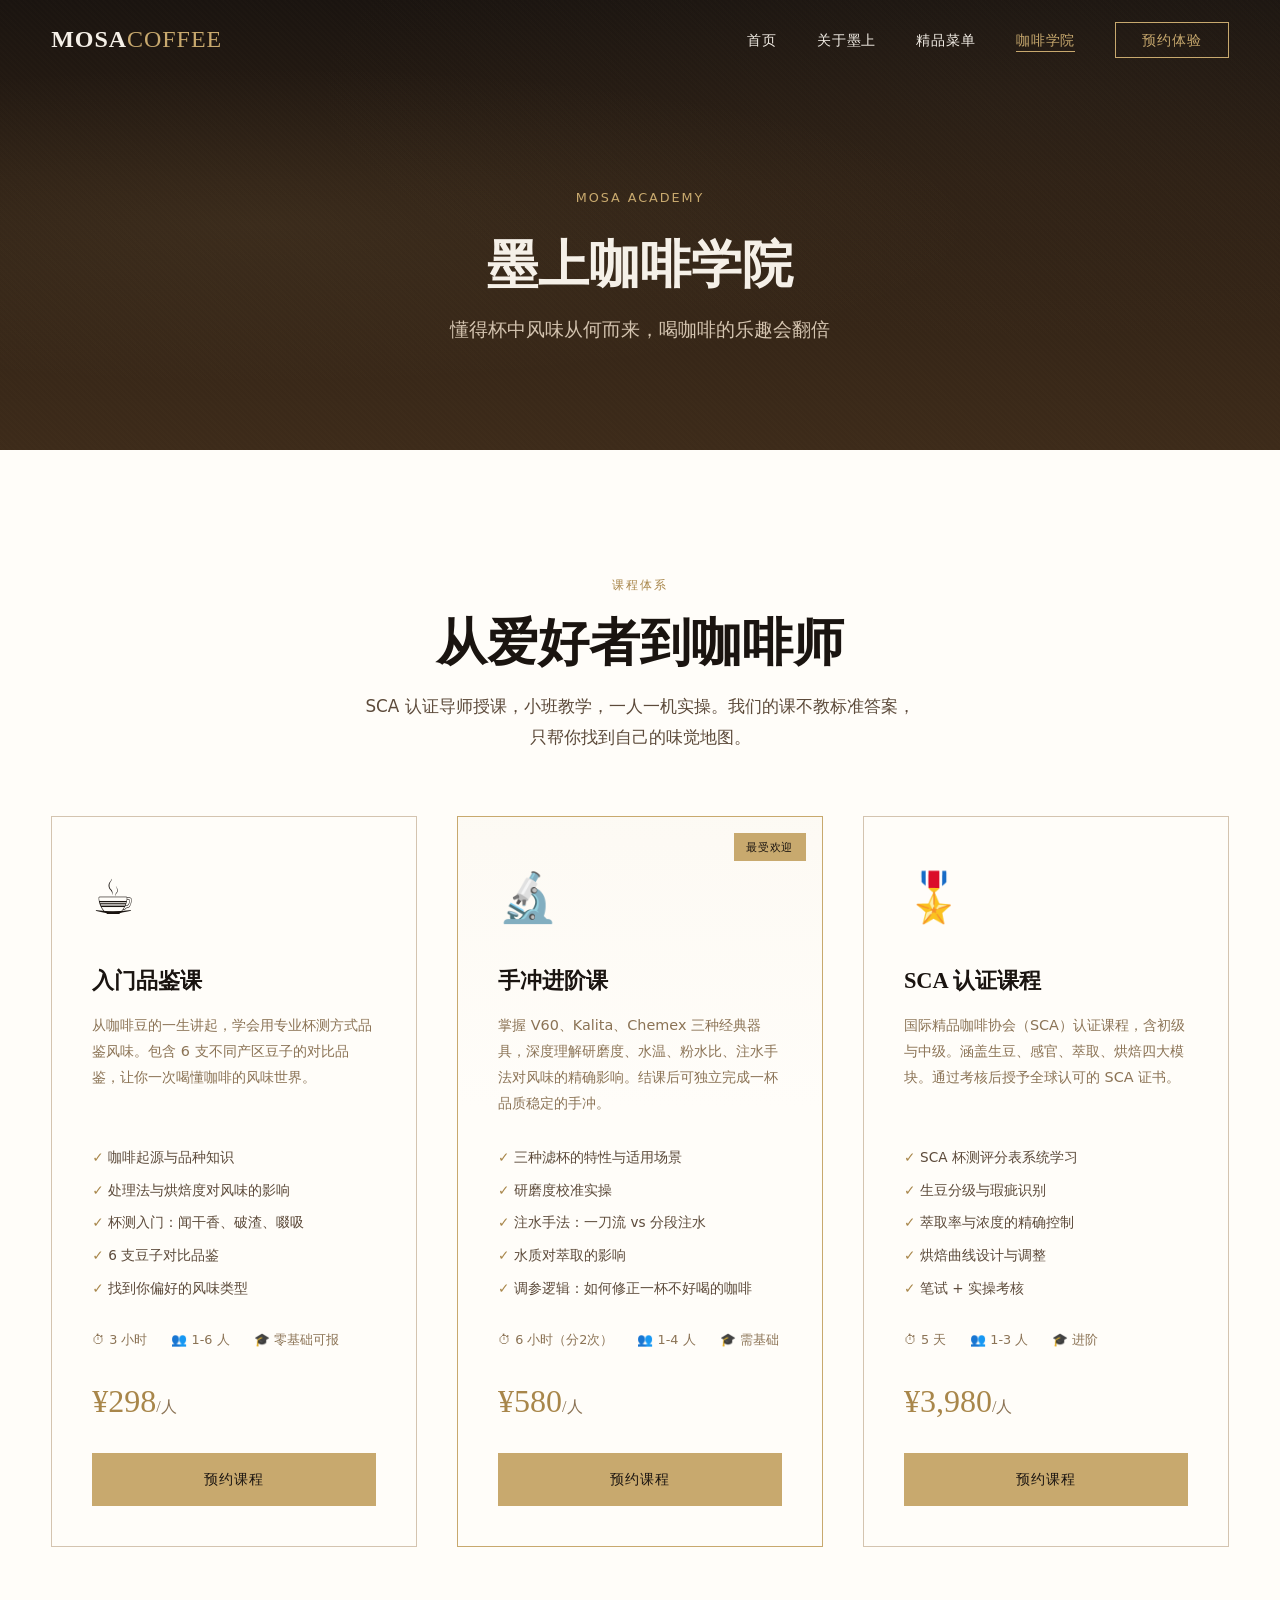
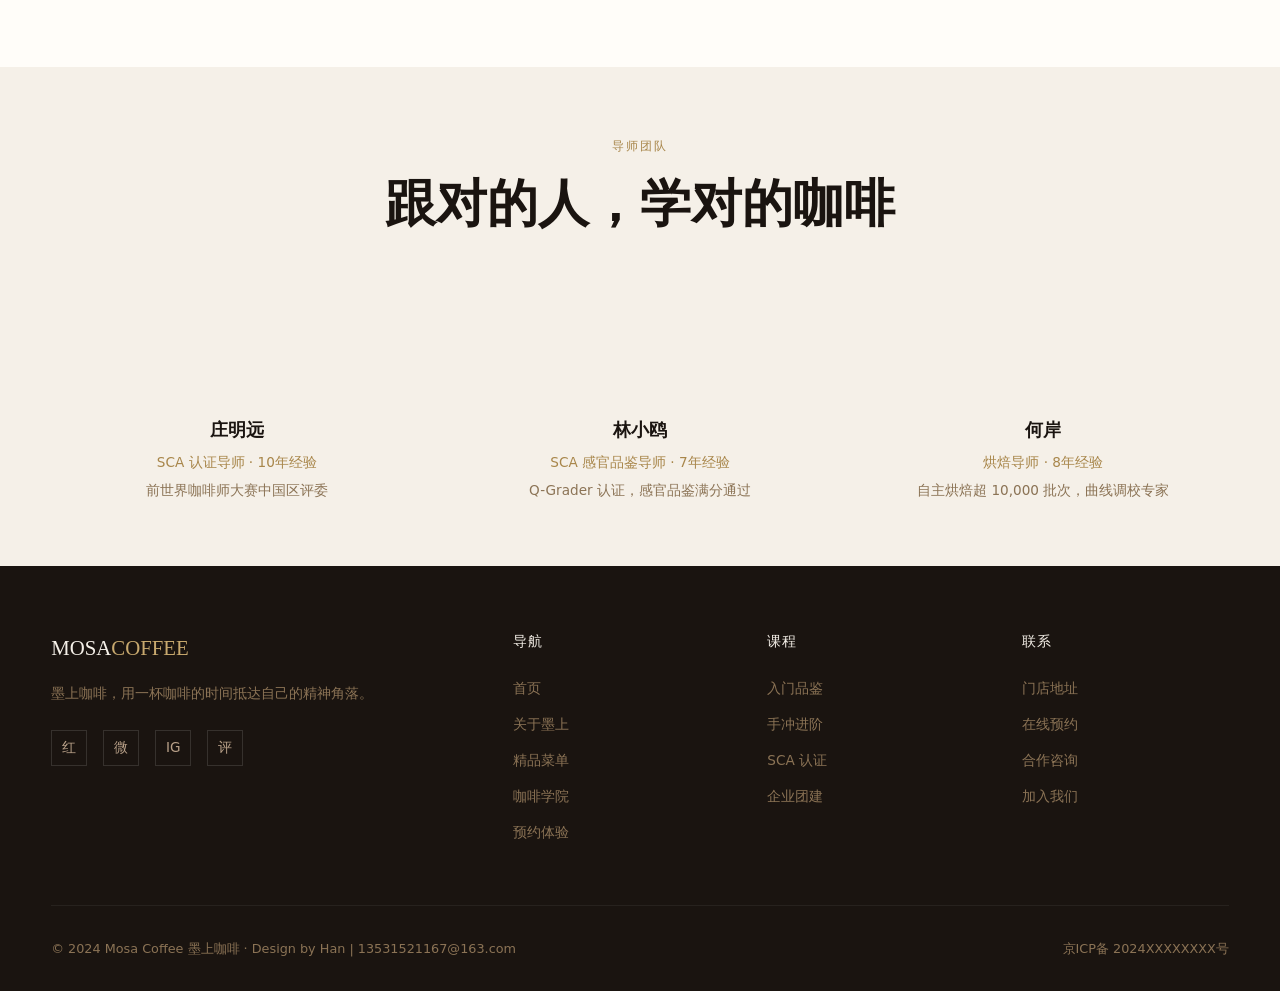
<file: courses.html>
<!DOCTYPE html>
<html lang="zh-CN">
<head>
<meta charset="UTF-8">
<meta name="viewport" content="width=device-width, initial-scale=1.0">
<link rel="preconnect" href="https://images.unsplash.com" crossorigin>
<link rel="icon" href="data:image/svg+xml,<svg xmlns=%22http://www.w3.org/2000/svg%22 viewBox=%220 0 100 100%22><rect width=%22100%22 height=%22100%22 rx=%2220%22 fill=%22%231A1410%22/><text y=%22.9em%22 font-size=%2270%22 text-anchor=%22middle%22 x=%2250%22>☕</text></svg>">
<title>咖啡学院 | 墨上咖啡 Mosa Coffee</title>
<meta name="author" content="Han | 13531521167@163.com">
  <meta name="description" content="墨上咖啡学院——SCA认证导师授课，从入门品鉴到专业认证。小班教学，一人一机实操。">
  <meta property="og:title" content="咖啡学院 | 墨上咖啡 Mosa Coffee">
  <meta property="og:type" content="website">
  <meta property="og:url" content="https://han-ha-ha.github.io/mosa-coffee/">
  <meta property="og:image" content="https://images.unsplash.com/photo-1501339847302-ac426a4a7cbb?w=1200">
  <meta property="og:image:width" content="1200">
  <meta property="og:image:height" content="630">
  <meta name="twitter:card" content="summary_large_image">
<link rel="stylesheet" href="css/style.css">
<style>
  .courses-grid { display: grid; grid-template-columns: repeat(auto-fit, minmax(320px, 1fr)); gap: 2.5rem; margin-top: 3rem; }
  .course-card {
    background: var(--white); border: 1px solid var(--brown-200);
    padding: 2.5rem; transition: var(--transition); position: relative;
    display: flex; flex-direction: column;
  }
  .course-card:hover { border-color: var(--gold); transform: translateY(-6px); box-shadow: 0 24px 48px rgba(0,0,0,0.08); }
  .course-card.featured { border-color: var(--gold); background: linear-gradient(180deg, rgba(200,169,110,0.04) 0%, var(--white) 40%); }
  .course-badge { position: absolute; top: 1rem; right: 1rem; background: var(--gold); color: var(--brown-900); font-size: 0.7rem; padding: 0.3rem 0.8rem; letter-spacing: 0.06em; font-weight: 500; }
  .course-icon { font-size: 3rem; margin-bottom: 1.5rem; }
  .course-name { font-family: Georgia, serif; font-size: 1.4rem; font-weight: 600; color: var(--brown-900); margin-bottom: 0.8rem; }
  .course-desc { color: var(--text-muted); font-size: 0.9rem; line-height:1.8; margin-bottom:1.5rem; flex:1; }
  .course-meta { display:flex; gap:1.5rem; font-size:0.8rem; color: var(--brown-400); margin-bottom:1.5rem; flex-wrap:wrap; }
  .course-price { font-family: Georgia, serif; font-size: 2rem; color: var(--gold-dark); margin-bottom:1.5rem; }
  .course-price small { font-size: 1rem; color: var(--brown-400); font-family: inherit; }
  .course-list { list-style:none; margin-bottom:1.5rem; }
  .course-list li { font-size:0.85rem; color: var(--text-secondary); padding:0.3rem 0; }
  .course-list li::before { content: '✓ '; color: var(--gold-dark); font-weight:600; }
  .instructor { background: var(--cream); padding:4rem 0; }
  .instructor-card { text-align: center; }
  .instructor-avatar {
    width: 100px; height: 100px; border-radius: 50%; margin:0 auto 1rem;
    background-size: cover; background-position: center;
  }
  @media (max-width: 768px) { .courses-grid { grid-template-columns: 1fr; } }
</style>
</head>
<body>
<div class="progress-bar" id="progressBar"></div>

<nav class="nav" id="nav">
  <div class="nav-inner">
    <a href="index.html" class="nav-logo">MOSA<span>COFFEE</span></a>
    <ul class="nav-links" id="navLinks">
      <li><a href="index.html">首页</a></li>
      <li><a href="about.html">关于墨上</a></li>
      <li><a href="menu.html">精品菜单</a></li>
      <li><a href="courses.html" class="active">咖啡学院</a></li>
      <li><a href="contact.html" class="nav-cta">预约体验</a></li>
    </ul>
    <button class="menu-toggle" id="menuToggle" aria-label="菜单"><span></span><span></span><span></span></button>
  </div>
</nav>

<section class="page-hero bg-coffee-texture" style="position:relative;">
  <div class="page-hero-img" style="background-image: url('https://images.unsplash.com/photo-1498804103079-a6351b050096?w=1400&q=80');"></div>
  <div class="page-hero-bg"></div>
  <div class="page-hero-content">
    <p class="hero-eyebrow fade-up">Mosa Academy</p>
    <h1 class="heading-1 hero-title fade-up">墨上咖啡学院</h1>
    <p class="hero-desc fade-up">懂得杯中风味从何而来，喝咖啡的乐趣会翻倍</p>
  </div>
</section>

<!-- 课程列表 -->
<section class="section" style="background:var(--white);">
  <div class="section-inner">
    <div class="section-header">
      <span class="section-label">课程体系</span>
      <h2 class="heading-1 section-title fade-up">从爱好者到咖啡师</h2>
      <p class="section-desc fade-up">SCA 认证导师授课，小班教学，一人一机实操。我们的课不教标准答案，只帮你找到自己的味觉地图。</p>
    </div>

    <div class="courses-grid">
      <!-- 入门课 -->
      <div class="course-card fade-up">
        <div class="course-icon">☕</div>
        <div class="course-name">入门品鉴课</div>
        <div class="course-desc">从咖啡豆的一生讲起，学会用专业杯测方式品鉴风味。包含 6 支不同产区豆子的对比品鉴，让你一次喝懂咖啡的风味世界。</div>
        <ul class="course-list">
          <li>咖啡起源与品种知识</li>
          <li>处理法与烘焙度对风味的影响</li>
          <li>杯测入门：闻干香、破渣、啜吸</li>
          <li>6 支豆子对比品鉴</li>
          <li>找到你偏好的风味类型</li>
        </ul>
        <div class="course-meta"><span>⏱ 3 小时</span><span>👥 1-6 人</span><span>🎓 零基础可报</span></div>
        <div class="course-price">¥298<small>/人</small></div>
        <a href="contact.html" class="btn btn-primary" style="width:100%;text-align:center;justify-content:center;">预约课程</a>
      </div>

      <!-- 进阶课 -->
      <div class="course-card featured fade-up">
        <div class="course-badge">最受欢迎</div>
        <div class="course-icon">🔬</div>
        <div class="course-name">手冲进阶课</div>
        <div class="course-desc">掌握 V60、Kalita、Chemex 三种经典器具，深度理解研磨度、水温、粉水比、注水手法对风味的精确影响。结课后可独立完成一杯品质稳定的手冲。</div>
        <ul class="course-list">
          <li>三种滤杯的特性与适用场景</li>
          <li>研磨度校准实操</li>
          <li>注水手法：一刀流 vs 分段注水</li>
          <li>水质对萃取的影响</li>
          <li>调参逻辑：如何修正一杯不好喝的咖啡</li>
        </ul>
        <div class="course-meta"><span>⏱ 6 小时（分2次）</span><span>👥 1-4 人</span><span>🎓 需基础</span></div>
        <div class="course-price">¥580<small>/人</small></div>
        <a href="contact.html" class="btn btn-primary" style="width:100%;text-align:center;justify-content:center;">预约课程</a>
      </div>

      <!-- SCA认证 -->
      <div class="course-card fade-up">
        <div class="course-icon">🎖️</div>
        <div class="course-name">SCA 认证课程</div>
        <div class="course-desc">国际精品咖啡协会（SCA）认证课程，含初级与中级。涵盖生豆、感官、萃取、烘焙四大模块。通过考核后授予全球认可的 SCA 证书。</div>
        <ul class="course-list">
          <li>SCA 杯测评分表系统学习</li>
          <li>生豆分级与瑕疵识别</li>
          <li>萃取率与浓度的精确控制</li>
          <li>烘焙曲线设计与调整</li>
          <li>笔试 + 实操考核</li>
        </ul>
        <div class="course-meta"><span>⏱ 5 天</span><span>👥 1-3 人</span><span>🎓 进阶</span></div>
        <div class="course-price">¥3,980<small>/人</small></div>
        <a href="contact.html" class="btn btn-primary" style="width:100%;text-align:center;justify-content:center;">预约课程</a>
      </div>
    </div>
  </div>
</section>

<!-- 导师介绍 -->
<section class="instructor">
  <div class="section-inner">
    <div class="section-header">
      <span class="section-label">导师团队</span>
      <h2 class="heading-1 section-title fade-up">跟对的人，学对的咖啡</h2>
    </div>
    <div class="grid-3 fade-up">
      <div class="instructor-card">
        <div class="instructor-avatar" style="background-image: url('https://images.unsplash.com/photo-1507003211169-0a1dd7228f2d?w=200&q=80&auto=format&fit=crop&crop=face');"></div>
        <div style="font-family:Georgia,serif;font-size:1.1rem;font-weight:600;color:var(--brown-900);">庄明远</div>
        <div style="font-size:0.85rem;color:var(--gold-dark);margin:0.3rem 0;">SCA 认证导师 · 10年经验</div>
        <div style="font-size:0.85rem;color:var(--text-muted);">前世界咖啡师大赛中国区评委</div>
      </div>
      <div class="instructor-card">
        <div class="instructor-avatar" style="background-image: url('https://images.unsplash.com/photo-1494790108377-be9c29b29330?w=200&q=80&auto=format&fit=crop&crop=face');"></div>
        <div style="font-family:Georgia,serif;font-size:1.1rem;font-weight:600;color:var(--brown-900);">林小鸥</div>
        <div style="font-size:0.85rem;color:var(--gold-dark);margin:0.3rem 0;">SCA 感官品鉴导师 · 7年经验</div>
        <div style="font-size:0.85rem;color:var(--text-muted);">Q-Grader 认证，感官品鉴满分通过</div>
      </div>
      <div class="instructor-card">
        <div class="instructor-avatar" style="background-image: url('https://images.unsplash.com/photo-1472099645785-5658abf4ff4e?w=200&q=80&auto=format&fit=crop&crop=face');"></div>
        <div style="font-family:Georgia,serif;font-size:1.1rem;font-weight:600;color:var(--brown-900);">何岸</div>
        <div style="font-size:0.85rem;color:var(--gold-dark);margin:0.3rem 0;">烘焙导师 · 8年经验</div>
        <div style="font-size:0.85rem;color:var(--text-muted);">自主烘焙超 10,000 批次，曲线调校专家</div>
      </div>
    </div>
  </div>
</section>

<footer class="footer">
  <div class="footer-inner">
    <div class="footer-grid">
      <div><div class="footer-brand">MOSA<span>COFFEE</span></div><p class="footer-desc">墨上咖啡，用一杯咖啡的时间抵达自己的精神角落。</p><div class="footer-social"><a href="#">红</a><a href="#">微</a><a href="#">IG</a><a href="#">评</a></div></div>
      <div class="footer-col"><h4>导航</h4><a href="index.html">首页</a><a href="about.html">关于墨上</a><a href="menu.html">精品菜单</a><a href="courses.html">咖啡学院</a><a href="contact.html">预约体验</a></div>
      <div class="footer-col"><h4>课程</h4><a href="courses.html">入门品鉴</a><a href="courses.html">手冲进阶</a><a href="courses.html">SCA 认证</a><a href="courses.html">企业团建</a></div>
      <div class="footer-col"><h4>联系</h4><a href="contact.html">门店地址</a><a href="contact.html">在线预约</a><a href="contact.html">合作咨询</a><a href="#">加入我们</a></div>
    </div>
    <div class="footer-bottom"><span>© 2024 Mosa Coffee 墨上咖啡 · Design by Han | 13531521167@163.com</span><span>京ICP备 2024XXXXXXXX号</span></div>
  </div>
</footer>

<div class="toast" id="toast"></div>
<script src="js/main.js"></script>
</body>
</html>
</file>
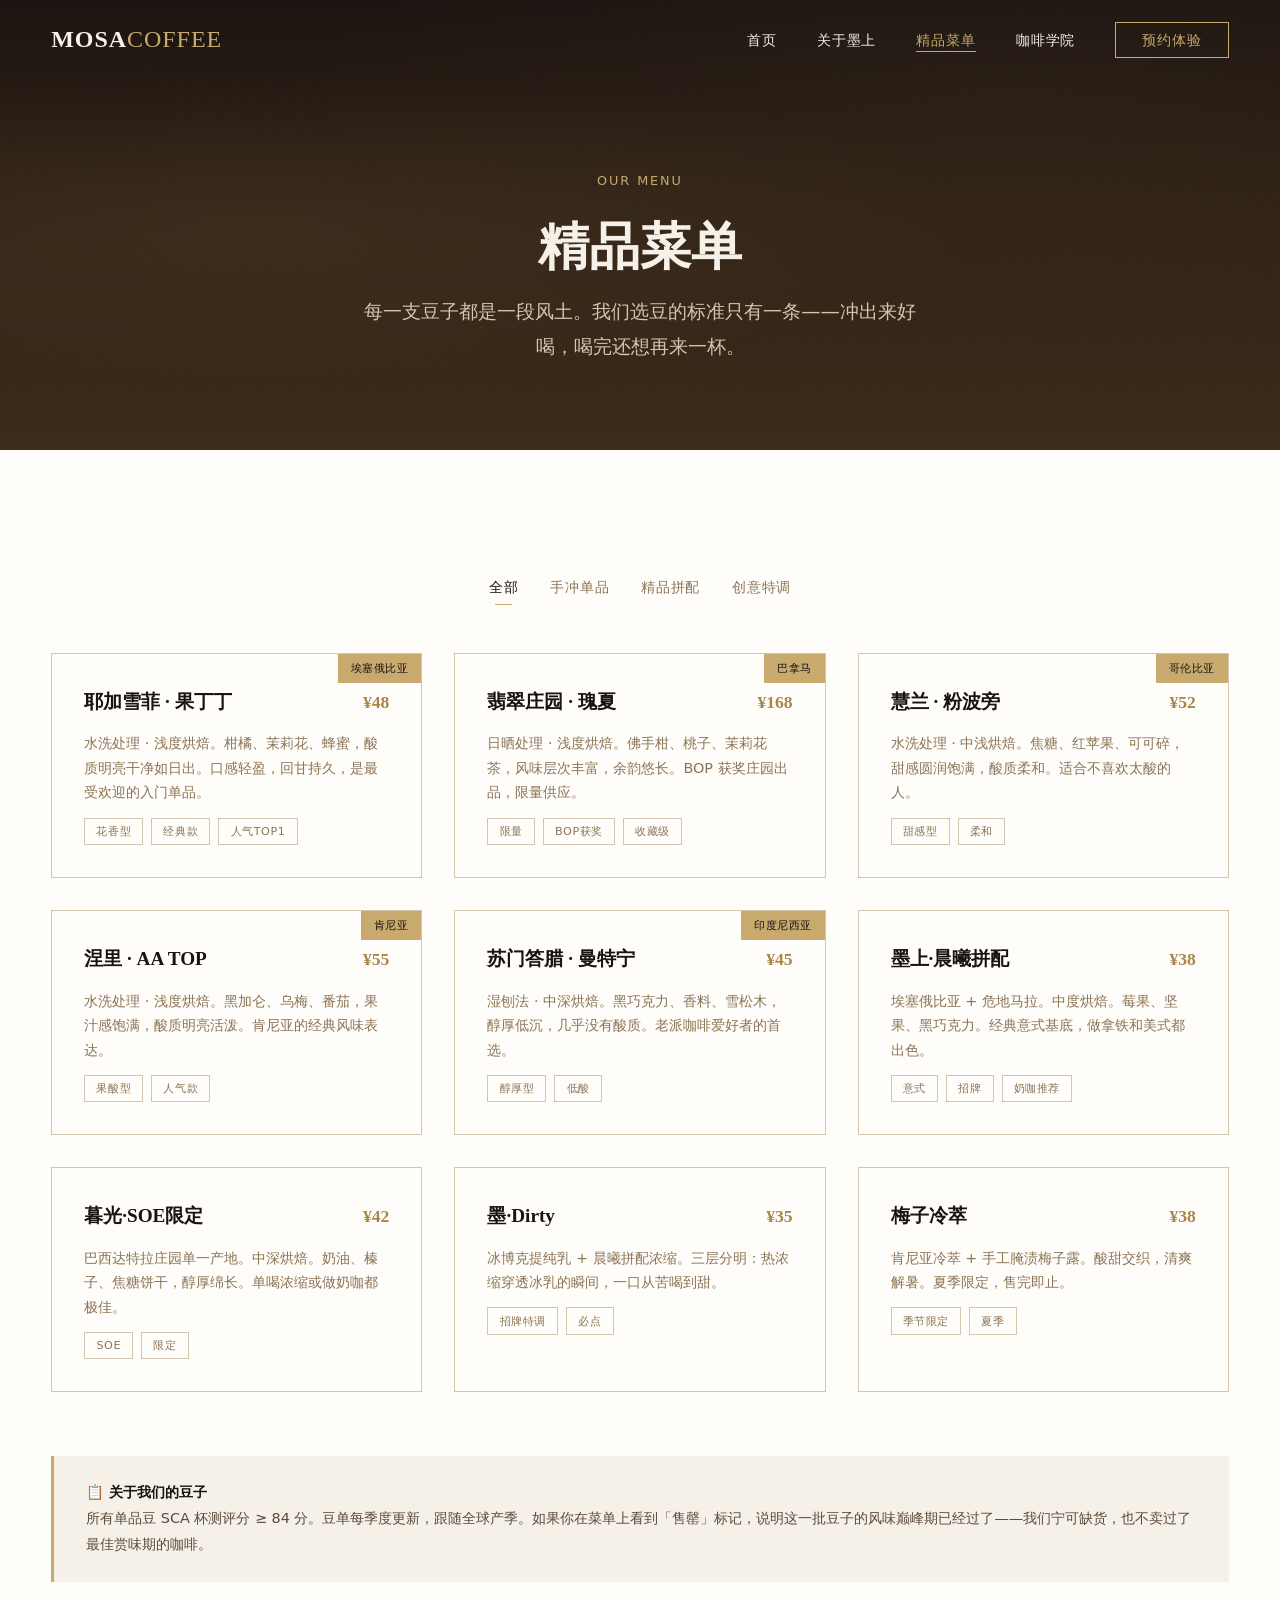
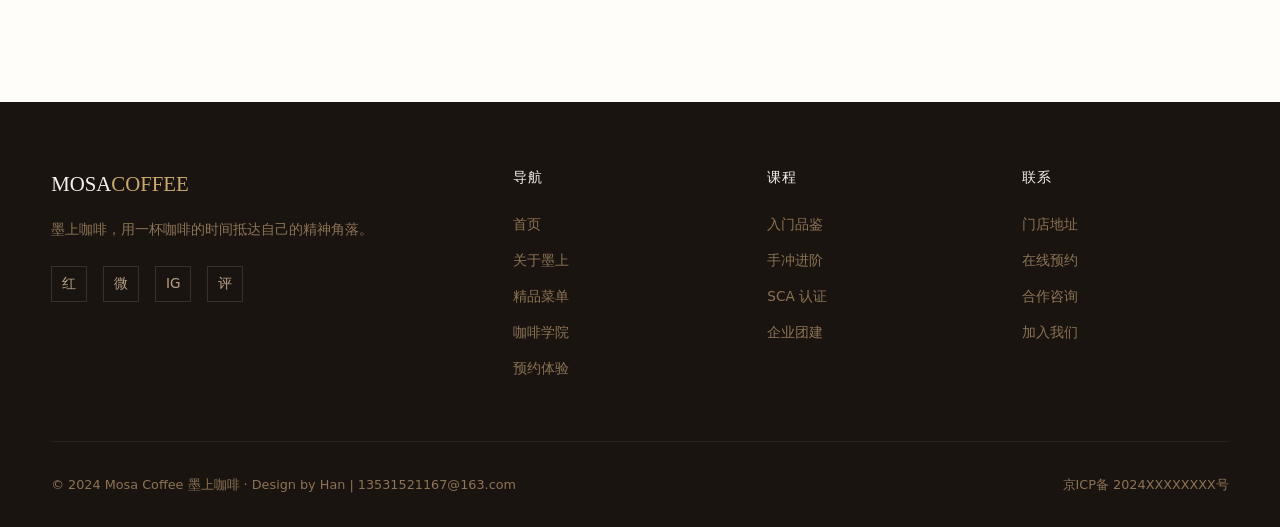
<file: menu.html>
<!DOCTYPE html>
<html lang="zh-CN">
<head>
<meta charset="UTF-8">
<meta name="viewport" content="width=device-width, initial-scale=1.0">
<link rel="preconnect" href="https://images.unsplash.com" crossorigin>
<link rel="icon" href="data:image/svg+xml,<svg xmlns=%22http://www.w3.org/2000/svg%22 viewBox=%220 0 100 100%22><rect width=%22100%22 height=%22100%22 rx=%2220%22 fill=%22%231A1410%22/><text y=%22.9em%22 font-size=%2270%22 text-anchor=%22middle%22 x=%2250%22>☕</text></svg>">
<title>精品菜单 | 墨上咖啡 Mosa Coffee</title>
<meta name="author" content="Han | 13531521167@163.com">
  <meta name="description" content="墨上咖啡精品菜单——手冲单品、精品拼配、创意特调。SCA评分84+，12个产区直采，小批量烘焙。">
  <meta property="og:title" content="精品菜单 | 墨上咖啡 Mosa Coffee">
  <meta property="og:type" content="website">
  <meta property="og:url" content="https://han-ha-ha.github.io/mosa-coffee/">
  <meta property="og:image" content="https://images.unsplash.com/photo-1501339847302-ac426a4a7cbb?w=1200">
  <meta property="og:image:width" content="1200">
  <meta property="og:image:height" content="630">
  <meta name="twitter:card" content="summary_large_image">
<link rel="stylesheet" href="css/style.css">
<style>
  .menu-filters { display:flex; justify-content:center; gap:2rem; margin-bottom:3rem; flex-wrap:wrap; }
  .menu-cat {
    background:none; border:none; cursor:pointer;
    font-family: inherit; font-size: 0.9rem;
    color: var(--text-muted); padding: 0.5rem 0;
    letter-spacing: 0.05em; transition: var(--transition); position: relative;
  }
  .menu-cat::after {
    content: ''; position: absolute; bottom: 0; left: 50%; transform: translateX(-50%);
    width: 0; height: 1px; background: var(--gold); transition: var(--transition);
  }
  .menu-cat:hover, .menu-cat.active { color: var(--brown-900); }
  .menu-cat:hover::after, .menu-cat.active::after { width: 60%; }
  .menu-grid { display: grid; grid-template-columns: repeat(auto-fill, minmax(340px, 1fr)); gap: 2rem; }
  .menu-item {
    background: var(--white); border: 1px solid var(--brown-200);
    padding: 2rem; transition: var(--transition); position: relative; overflow: hidden;
  }
  .menu-item:hover { border-color: var(--gold); transform: translateY(-4px); box-shadow: 0 20px 40px rgba(0,0,0,0.06); }
  .menu-item-header { display:flex; justify-content:space-between; align-items:baseline; margin-bottom:0.8rem; }
  .menu-item-name { font-family: Georgia, serif; font-size: 1.2rem; font-weight: 600; color: var(--brown-900); }
  .menu-item-price { font-family: Georgia, serif; font-size: 1.1rem; color: var(--gold-dark); font-weight: 600; }
  .menu-item-desc { font-size: 0.9rem; color: var(--text-muted); line-height:1.7; margin-bottom:0.8rem; }
  .menu-item-tags { display:flex; gap:0.5rem; flex-wrap:wrap; }
  .menu-tag { font-size: 0.7rem; padding: 0.2rem 0.7rem; letter-spacing: 0.05em; border: 1px solid var(--brown-200); color: var(--brown-400); }
  .menu-item-origin {
    position: absolute; top:0; right:0;
    background: var(--gold); color: var(--brown-900);
    font-size: 0.7rem; padding: 0.3rem 0.8rem; letter-spacing: 0.05em; font-weight: 500;
  }
  .menu-note {
    background: var(--cream); border-left: 3px solid var(--gold);
    padding: 1.5rem 2rem; margin-top: 4rem;
    font-size: 0.9rem; color: var(--text-secondary); line-height: 1.8;
  }
  .menu-note strong { color: var(--brown-900); }
  @media (max-width: 768px) { .menu-grid { grid-template-columns: 1fr; } }
</style>
</head>
<body>
<div class="progress-bar" id="progressBar"></div>

<nav class="nav" id="nav">
  <div class="nav-inner">
    <a href="index.html" class="nav-logo">MOSA<span>COFFEE</span></a>
    <ul class="nav-links" id="navLinks">
      <li><a href="index.html">首页</a></li>
      <li><a href="about.html">关于墨上</a></li>
      <li><a href="menu.html" class="active">精品菜单</a></li>
      <li><a href="courses.html">咖啡学院</a></li>
      <li><a href="contact.html" class="nav-cta">预约体验</a></li>
    </ul>
    <button class="menu-toggle" id="menuToggle" aria-label="菜单"><span></span><span></span><span></span></button>
  </div>
</nav>

<section class="page-hero bg-coffee-texture" style="position:relative;">
  <div class="page-hero-img" style="background-image: url('https://images.unsplash.com/photo-1509042239860-f550ce710b93?w=1400&q=80&auto=format&fit=crop');"></div>
  <div class="page-hero-bg"></div>
  <div class="page-hero-content">
    <p class="hero-eyebrow fade-up">Our Menu</p>
    <h1 class="heading-1 hero-title fade-up">精品菜单</h1>
    <p class="hero-desc fade-up">每一支豆子都是一段风土。我们选豆的标准只有一条——冲出来好喝，喝完还想再来一杯。</p>
  </div>
</section>

<section class="section" style="background:var(--white);">
  <div class="section-inner">
    <div class="menu-filters fade-up">
      <button class="menu-cat active" data-cat="all">全部</button>
      <button class="menu-cat" data-cat="single">手冲单品</button>
      <button class="menu-cat" data-cat="blend">精品拼配</button>
      <button class="menu-cat" data-cat="special">创意特调</button>
    </div>

    <div class="menu-grid">
      <!-- 手冲单品 -->
      <div class="menu-item fade-up" data-cat="single">
        <div class="menu-item-origin">埃塞俄比亚</div>
        <div class="menu-item-header"><div class="menu-item-name">耶加雪菲 · 果丁丁</div><div class="menu-item-price">¥48</div></div>
        <div class="menu-item-desc">水洗处理 · 浅度烘焙。柑橘、茉莉花、蜂蜜，酸质明亮干净如日出。口感轻盈，回甘持久，是最受欢迎的入门单品。</div>
        <div class="menu-item-tags"><span class="menu-tag">花香型</span><span class="menu-tag">经典款</span><span class="menu-tag">人气TOP1</span></div>
      </div>

      <div class="menu-item fade-up" data-cat="single">
        <div class="menu-item-origin">巴拿马</div>
        <div class="menu-item-header"><div class="menu-item-name">翡翠庄园 · 瑰夏</div><div class="menu-item-price">¥168</div></div>
        <div class="menu-item-desc">日晒处理 · 浅度烘焙。佛手柑、桃子、茉莉花茶，风味层次丰富，余韵悠长。BOP 获奖庄园出品，限量供应。</div>
        <div class="menu-item-tags"><span class="menu-tag">限量</span><span class="menu-tag">BOP获奖</span><span class="menu-tag">收藏级</span></div>
      </div>

      <div class="menu-item fade-up" data-cat="single">
        <div class="menu-item-origin">哥伦比亚</div>
        <div class="menu-item-header"><div class="menu-item-name">慧兰 · 粉波旁</div><div class="menu-item-price">¥52</div></div>
        <div class="menu-item-desc">水洗处理 · 中浅烘焙。焦糖、红苹果、可可碎，甜感圆润饱满，酸质柔和。适合不喜欢太酸的人。</div>
        <div class="menu-item-tags"><span class="menu-tag">甜感型</span><span class="menu-tag">柔和</span></div>
      </div>

      <div class="menu-item fade-up" data-cat="single">
        <div class="menu-item-origin">肯尼亚</div>
        <div class="menu-item-header"><div class="menu-item-name">涅里 · AA TOP</div><div class="menu-item-price">¥55</div></div>
        <div class="menu-item-desc">水洗处理 · 浅度烘焙。黑加仑、乌梅、番茄，果汁感饱满，酸质明亮活泼。肯尼亚的经典风味表达。</div>
        <div class="menu-item-tags"><span class="menu-tag">果酸型</span><span class="menu-tag">人气款</span></div>
      </div>

      <div class="menu-item fade-up" data-cat="single">
        <div class="menu-item-origin">印度尼西亚</div>
        <div class="menu-item-header"><div class="menu-item-name">苏门答腊 · 曼特宁</div><div class="menu-item-price">¥45</div></div>
        <div class="menu-item-desc">湿刨法 · 中深烘焙。黑巧克力、香料、雪松木，醇厚低沉，几乎没有酸质。老派咖啡爱好者的首选。</div>
        <div class="menu-item-tags"><span class="menu-tag">醇厚型</span><span class="menu-tag">低酸</span></div>
      </div>

      <!-- 精品拼配 -->
      <div class="menu-item fade-up" data-cat="blend">
        <div class="menu-item-header"><div class="menu-item-name">墨上·晨曦拼配</div><div class="menu-item-price">¥38</div></div>
        <div class="menu-item-desc">埃塞俄比亚 + 危地马拉。中度烘焙。莓果、坚果、黑巧克力。经典意式基底，做拿铁和美式都出色。</div>
        <div class="menu-item-tags"><span class="menu-tag">意式</span><span class="menu-tag">招牌</span><span class="menu-tag">奶咖推荐</span></div>
      </div>

      <div class="menu-item fade-up" data-cat="blend">
        <div class="menu-item-header"><div class="menu-item-name">暮光·SOE限定</div><div class="menu-item-price">¥42</div></div>
        <div class="menu-item-desc">巴西达特拉庄园单一产地。中深烘焙。奶油、榛子、焦糖饼干，醇厚绵长。单喝浓缩或做奶咖都极佳。</div>
        <div class="menu-item-tags"><span class="menu-tag">SOE</span><span class="menu-tag">限定</span></div>
      </div>

      <!-- 创意特调 -->
      <div class="menu-item fade-up" data-cat="special">
        <div class="menu-item-header"><div class="menu-item-name">墨·Dirty</div><div class="menu-item-price">¥35</div></div>
        <div class="menu-item-desc">冰博克提纯乳 + 晨曦拼配浓缩。三层分明：热浓缩穿透冰乳的瞬间，一口从苦喝到甜。</div>
        <div class="menu-item-tags"><span class="menu-tag">招牌特调</span><span class="menu-tag">必点</span></div>
      </div>

      <div class="menu-item fade-up" data-cat="special">
        <div class="menu-item-header"><div class="menu-item-name">梅子冷萃</div><div class="menu-item-price">¥38</div></div>
        <div class="menu-item-desc">肯尼亚冷萃 + 手工腌渍梅子露。酸甜交织，清爽解暑。夏季限定，售完即止。</div>
        <div class="menu-item-tags"><span class="menu-tag">季节限定</span><span class="menu-tag">夏季</span></div>
      </div>
    </div>

    <div class="menu-note fade-up">
      <strong>📋 关于我们的豆子</strong><br>
      所有单品豆 SCA 杯测评分 ≥ 84 分。豆单每季度更新，跟随全球产季。如果你在菜单上看到「售罄」标记，说明这一批豆子的风味巅峰期已经过了——我们宁可缺货，也不卖过了最佳赏味期的咖啡。
    </div>
  </div>
</section>

<footer class="footer">
  <div class="footer-inner">
    <div class="footer-grid">
      <div><div class="footer-brand">MOSA<span>COFFEE</span></div><p class="footer-desc">墨上咖啡，用一杯咖啡的时间抵达自己的精神角落。</p><div class="footer-social"><a href="#">红</a><a href="#">微</a><a href="#">IG</a><a href="#">评</a></div></div>
      <div class="footer-col"><h4>导航</h4><a href="index.html">首页</a><a href="about.html">关于墨上</a><a href="menu.html">精品菜单</a><a href="courses.html">咖啡学院</a><a href="contact.html">预约体验</a></div>
      <div class="footer-col"><h4>课程</h4><a href="courses.html">入门品鉴</a><a href="courses.html">手冲进阶</a><a href="courses.html">SCA 认证</a><a href="courses.html">企业团建</a></div>
      <div class="footer-col"><h4>联系</h4><a href="contact.html">门店地址</a><a href="contact.html">在线预约</a><a href="contact.html">合作咨询</a><a href="#">加入我们</a></div>
    </div>
    <div class="footer-bottom"><span>© 2024 Mosa Coffee 墨上咖啡 · Design by Han | 13531521167@163.com</span><span>京ICP备 2024XXXXXXXX号</span></div>
  </div>
</footer>

<div class="toast" id="toast"></div>
<script src="js/main.js"></script>
</body>
</html>
</file>
<file: css/style.css>
/* ============================================
   墨上咖啡 Mosa Coffee — 共享样式
   作者: Han | 13531521167@163.com
   基础版：全站5页，Unsplash 高质量图片 + CSS 回退
   未经授权不得用于商业用途
   ============================================ */

/* ===== Reset ===== */
*, *::before, *::after { margin:0; padding:0; box-sizing:border-box; }

:root {
  --cream: #F5F0E8;
  --cream-dark: #E8DFD0;
  --brown-950: #0F0C09;
  --brown-900: #1A1410;
  --brown-800: #2C2218;
  --brown-700: #3D3024;
  --brown-600: #5C4A3A;
  --brown-400: #8B7355;
  --brown-300: #B8A088;
  --brown-200: #D4C4B0;
  --gold: #C8A96E;
  --gold-light: #DFC896;
  --gold-dark: #A8864A;
  --white: #FFFDF9;
  --text-primary: #1A1410;
  --text-secondary: #5C4A3A;
  --text-muted: #8B7355;
  --text-light: #B8A088;
  --transition: 0.4s cubic-bezier(0.25, 0.1, 0.25, 1);
  --transition-slow: 0.7s cubic-bezier(0.25, 0.1, 0.25, 1);
  --content-width: min(92vw, 1200px);
  --section-gap: clamp(60px, 10vw, 120px);
}

html { scroll-behavior:smooth; font-size:16px; }

body {
  font-family: 'PingFang SC', 'Microsoft YaHei', 'Hiragino Sans GB', system-ui, -apple-system, sans-serif;
  background: var(--white);
  color: var(--text-primary);
  line-height: 1.7;
  overflow-x: hidden;
  -webkit-font-smoothing: antialiased;
}

/* ===== Typography ===== */
.display { font-family: Georgia, 'Times New Roman', '宋体', serif; font-weight: 600; font-size: clamp(2.5rem, 5vw, 4.5rem); line-height:1.2; letter-spacing:-0.02em; }
.heading-1 { font-family: Georgia, 'Times New Roman', '宋体', serif; font-weight: 600; font-size: clamp(2rem, 4vw, 3.2rem); line-height:1.25; }
.heading-2 { font-family: Georgia, 'Times New Roman', '宋体', serif; font-weight: 600; font-size: clamp(1.5rem, 3vw, 2.2rem); line-height:1.3; }
.heading-3 { font-family: 'PingFang SC', 'Microsoft YaHei', system-ui, sans-serif; font-weight: 500; font-size: 1.05rem; letter-spacing:0.08em; text-transform:uppercase; color: var(--brown-400); }
.accent { color: var(--gold); }
.text-muted { color: var(--text-muted); }

/* ===== Section Common ===== */
.section { padding: var(--section-gap) 0; }
.section-inner { width: var(--content-width); margin:0 auto; }
.section-label {
  display:inline-block;
  font-size: 0.75rem; letter-spacing:0.15em; color: var(--gold-dark);
  text-transform: uppercase; font-weight: 500; margin-bottom: 1rem;
}
.section-title { margin-bottom: 1rem; color: var(--brown-900); }
.section-desc {
  color: var(--text-secondary);
  max-width: 560px; font-size: 1.05rem; font-weight: 300; line-height: 1.8;
}
.section-header { text-align:center; margin-bottom: 4rem; }
.section-header .section-desc { margin:0 auto; }

/* ===== Buttons ===== */
.btn {
  display:inline-flex; align-items:center; gap:0.5rem;
  padding: 0.9rem 2rem; font-size: 0.9rem; font-weight: 500;
  letter-spacing: 0.06em; text-decoration: none; cursor: pointer;
  transition: var(--transition); border: none; font-family: inherit;
}
.btn-primary { background: var(--gold); color: var(--brown-900); }
.btn-primary:hover { background: var(--gold-light); transform: translateY(-2px); box-shadow:0 8px 30px rgba(200,169,110,0.3); }
.btn-outline { background: transparent; color: var(--cream); border: 1px solid rgba(255,255,255,0.25); }
.btn-outline:hover { border-color: var(--gold); color: var(--gold); transform: translateY(-2px); }
.btn-outline-dark { background: transparent; color: var(--brown-700); border: 1px solid var(--brown-300); }
.btn-outline-dark:hover { border-color: var(--gold); color: var(--gold-dark); transform: translateY(-2px); }

/* ===== Navigation ===== */
.nav {
  position: fixed; top:0; left:0; right:0; z-index:1000;
  padding: 1.2rem 0; transition: var(--transition);
}
.nav.scrolled {
  background: rgba(26,20,16,0.95);
  backdrop-filter: blur(20px);
  padding: 0.7rem 0;
  box-shadow: 0 1px 0 rgba(255,255,255,0.06);
}
.nav-inner {
  width: var(--content-width); margin:0 auto;
  display:flex; align-items:center; justify-content:space-between;
}
.nav-logo {
  font-family: Georgia, 'Times New Roman', '宋体', serif;
  font-size: 1.5rem; font-weight: 600; color: var(--cream);
  text-decoration: none; letter-spacing: 0.04em; transition: var(--transition);
}
.nav-logo span { color: var(--gold); font-weight: 400; }
.nav-links { display:flex; gap:2.5rem; list-style:none; align-items:center; }
.nav-links a {
  color: var(--cream); text-decoration: none;
  font-size: 0.9rem; font-weight: 400; letter-spacing: 0.06em;
  transition: var(--transition); position: relative;
}
.nav-links a::after {
  content: ''; position: absolute; bottom: -4px; left:0; width:0; height:1px;
  background: var(--gold); transition: var(--transition);
}
.nav-links a:hover { color: var(--gold); }
.nav-links a:hover::after { width: 100%; }
.nav-links a.active { color: var(--gold); }
.nav-links a.active::after { width: 100%; }
.nav-cta {
  padding: 0.55rem 1.6rem; border: 1px solid var(--gold);
  color: var(--gold) !important; font-size: 0.85rem !important;
  letter-spacing: 0.08em !important; transition: var(--transition); cursor: pointer;
}
.nav-cta:hover { background: var(--gold) !important; color: var(--brown-900) !important; }
.nav-cta::after { display: none !important; }
.menu-toggle { display:none; background:none; border:none; cursor:pointer; padding:0.5rem; flex-direction:column; gap:5px; }
.menu-toggle span { display:block; width:24px; height:1.5px; background: var(--cream); transition: var(--transition); }

/* ===== Footer ===== */
.footer {
  background: var(--brown-900); color: var(--brown-400);
  padding: 4rem 0 2rem;
}
.footer-inner { width: var(--content-width); margin:0 auto; }
.footer-grid {
  display: grid; grid-template-columns: 2fr 1fr 1fr 1fr;
  gap: 3rem; margin-bottom: 3rem;
}
.footer-brand { font-family: Georgia, 'Times New Roman', '宋体', serif; font-size: 1.3rem; color: var(--cream); margin-bottom:1rem; }
.footer-brand span { color: var(--gold); }
.footer-desc { font-size:0.85rem; line-height:1.8; margin-bottom:1.5rem; }
.footer-social { display:flex; gap:1rem; }
.footer-social a {
  width: 36px; height: 36px; display:flex; align-items:center; justify-content:center;
  border: 1px solid rgba(255,255,255,0.12); color: var(--brown-300);
  text-decoration: none; font-size: 0.85rem; transition: var(--transition);
}
.footer-social a:hover { border-color: var(--gold); color: var(--gold); }
.footer-col h4 { color: var(--cream); font-size:0.85rem; letter-spacing:0.08em; margin-bottom:1.5rem; text-transform:uppercase; font-weight:500; }
.footer-col a { display:block; color: var(--brown-400); text-decoration:none; font-size:0.85rem; margin-bottom:0.8rem; transition:var(--transition); }
.footer-col a:hover { color: var(--gold); }
.footer-bottom {
  padding-top: 2rem; border-top: 1px solid rgba(255,255,255,0.06);
  display:flex; justify-content:space-between; font-size: 0.8rem; flex-wrap:wrap; gap:1rem;
}

/* ===== Toast ===== */
.toast {
  position: fixed; bottom:2rem; right:2rem; z-index:9999;
  background: var(--brown-900); color: var(--cream);
  padding: 1rem 2rem; font-size: 0.9rem;
  transform: translateY(100px); opacity: 0;
  transition: var(--transition);
}
@supports (padding-bottom: env(safe-area-inset-bottom)) {
  .toast { bottom: calc(2rem + env(safe-area-inset-bottom)); }
  .footer { padding-bottom: calc(2rem + env(safe-area-inset-bottom)); }
}
.toast.show { transform: translateY(0); opacity: 1; }

/* ===== 滚动进度条 ===== */
.progress-bar {
  position: fixed; top:0; left:0; width:0; height:2px; z-index:1001;
  background: linear-gradient(90deg, var(--gold), var(--gold-light));
  transition: width 0.1s linear;
}

/* ===== 按钮点击涟漪 ===== */
.ripple { position:relative; overflow:hidden; }
.ripple::after {
  content: ''; position: absolute; top:50%; left:50%;
  width:0; height:0; border-radius:50%;
  background: rgba(26,20,16,0.15);
  transform: translate(-50%,-50%);
  transition: width 0.6s ease, height 0.6s ease, opacity 0.6s ease;
  opacity:0;
  pointer-events:none;
}
.ripple:active::after {
  width:300px; height:300px; opacity:1;
  transition: width 0s, height 0s, opacity 0s;
}

/* ===== 移动端触摸优化 ===== */
body {
  -webkit-overflow-scrolling: touch;
  -webkit-tap-highlight-color: transparent;
  overscroll-behavior: none;
}
a, button, .btn, .menu-cat {
  -webkit-tap-highlight-color: rgba(200,169,110,0.15);
}
input, select, textarea {
  font-size: 16px !important; /* 防止iOS缩放 */
}

/* ===== Animations ===== */
.fade-up {
  opacity: 0; transform: translateY(30px);
  transition: var(--transition-slow);
}
.fade-up.visible { opacity: 1; transform: translateY(0); }

/* ===== CSS Background Textures (替代Unsplash图片) ===== */
.bg-dark-warm {
  background: linear-gradient(135deg, var(--brown-950) 0%, #1A1010 25%, #2C1F14 50%, #1A1410 75%, var(--brown-950) 100%);
}
.bg-coffee-texture {
  background:
    radial-gradient(ellipse at 20% 50%, rgba(200,169,110,0.08) 0%, transparent 50%),
    radial-gradient(ellipse at 80% 20%, rgba(139,115,85,0.06) 0%, transparent 50%),
    linear-gradient(180deg, var(--brown-900) 0%, #2C1F14 40%, #3D2B1A 100%);
}
.bg-paper {
  background:
    linear-gradient(0deg, rgba(200,169,110,0.03) 1px, transparent 1px),
    linear-gradient(90deg, rgba(200,169,110,0.03) 1px, transparent 1px),
    var(--cream);
  background-size: 40px 40px;
}
.bg-cream-gradient {
  background: linear-gradient(180deg, var(--white) 0%, var(--cream) 50%, var(--cream-dark) 100%);
}
.bg-card {
  background: linear-gradient(135deg, rgba(26,20,16,0.03) 0%, rgba(200,169,110,0.05) 100%);
  border: 1px solid var(--brown-200);
}
/* ===== 图片容器（Unsplash + CSS 回退） ===== */
.bg-img { background-size: cover; background-position: center; background-repeat: no-repeat; }

.img-placeholder {
  background:
    linear-gradient(135deg, var(--brown-600) 0%, var(--brown-700) 30%, var(--brown-800) 60%, var(--brown-900) 100%);
  position: relative; overflow: hidden;
}
.img-placeholder::after {
  content: ''; position: absolute; inset:0; pointer-events: none;
  background:
    radial-gradient(circle at 30% 40%, rgba(200,169,110,0.2) 0%, transparent 60%),
    radial-gradient(circle at 70% 60%, rgba(180,150,120,0.15) 0%, transparent 50%);
}
/* 当设置了真实图片时，隐藏渐变叠加层 */
.img-placeholder.has-img { background: var(--brown-800); }
.img-placeholder.has-img::after { opacity: 0.15; }

.img-placeholder-light {
  background: linear-gradient(135deg, var(--cream-dark) 0%, var(--brown-200) 50%, var(--cream) 100%);
  position: relative; overflow: hidden;
}
.img-placeholder-light::after {
  content: ''; position: absolute; inset:0; pointer-events: none;
  background: radial-gradient(circle at 50% 50%, rgba(200,169,110,0.3) 0%, transparent 70%);
}
.img-placeholder-light.has-img { background: var(--cream-dark); }
.img-placeholder-light.has-img::after { opacity: 0.1; }

/* ===== 页面 Hero 图片背景变体 ===== */
.page-hero-img {
  position: absolute; inset:0; opacity: 0.18;
  background-size: cover; background-position: center;
  filter: grayscale(30%);
}

/* ===== Page Hero (内页通用) ===== */
.page-hero {
  min-height: 50vh; display:flex; align-items:center;
  position: relative; overflow: hidden;
}
.page-hero-content {
  position: relative; z-index:2;
  width: var(--content-width); margin:0 auto;
  padding: 8rem 0 3rem; text-align: center;
}
.page-hero .hero-eyebrow {
  display:inline-block; font-size: 0.8rem; letter-spacing:0.15em; color: var(--gold);
  text-transform: uppercase; margin-bottom: 1.5rem; font-weight: 500;
}
.page-hero .hero-title { color: var(--cream); margin-bottom: 1rem; }
.page-hero .hero-desc {
  color: var(--brown-200);
  font-size: clamp(1rem, 1.5vw, 1.2rem);
  max-width: 560px; margin:0 auto;
  font-weight: 300; line-height: 1.8;
}
.page-hero-bg {
  position: absolute; inset:0; opacity:0.04;
  background: repeating-linear-gradient(45deg, transparent, transparent 2px, rgba(200,169,110,0.3) 2px, rgba(200,169,110,0.3) 4px);
}

/* ===== Cards ===== */
.card {
  background: var(--white);
  border: 1px solid var(--brown-200);
  padding: 2rem; transition: var(--transition);
  position: relative; overflow: hidden;
}
.card:hover {
  border-color: var(--gold);
  transform: translateY(-4px);
  box-shadow: 0 20px 40px rgba(0,0,0,0.06);
}
.card-tag {
  font-size: 0.7rem; padding: 0.2rem 0.7rem; letter-spacing: 0.05em;
  border: 1px solid var(--brown-200); color: var(--brown-400);
  display: inline-block;
}

/* ===== Grids ===== */
.grid-2 { display: grid; grid-template-columns: 1fr 1fr; gap: clamp(2rem, 5vw, 4rem); align-items: center; }
.grid-3 { display: grid; grid-template-columns: repeat(auto-fit, minmax(300px, 1fr)); gap: 2rem; }
.grid-4 { display: grid; grid-template-columns: repeat(auto-fit, minmax(260px, 1fr)); gap: 2rem; }

/* ===== Responsive ===== */
@media (max-width: 900px) {
  .grid-2 { grid-template-columns: 1fr; }
  .footer-grid { grid-template-columns: 1fr 1fr; gap:2rem; }
}

@media (max-width: 768px) {
  .nav-links { display:none; }
  .menu-toggle { display:flex; }
  .nav-links.open {
    display:flex; flex-direction:column;
    position: absolute; top:100%; left:0; right:0;
    background: rgba(26,20,16,0.98);
    backdrop-filter: blur(20px);
    padding: 2rem 1.5rem; gap:1.5rem; text-align: center;
  }
  .nav-links.open a {
    padding: 0.5rem 0;
    font-size: 1rem;
  }
  .nav-links.open .nav-cta {
    display: inline-block;
    margin-top: 0.5rem;
  }
  .footer-grid { grid-template-columns: 1fr 1fr; gap:1.5rem; }
  .footer-bottom { flex-direction:column; text-align:center; }
  .page-hero { min-height: 40vh; }
  .page-hero-content { padding: 6rem 0 2rem; }
  .section { padding: 3rem 0; }
  .card, .course-card, .info-card { padding: 1.5rem; }
  .menu-grid { grid-template-columns: 1fr; }
  .grid-3 { grid-template-columns: 1fr; }
  .grid-4 { grid-template-columns: 1fr; }
  .space-preview .space-grid { grid-template-columns: 1fr; }
  .contact-grid { grid-template-columns: 1fr; }
}

@media (max-width: 480px) {
  .hero-buttons { flex-direction: column; }
  .hero-buttons .btn { width: 100%; justify-content: center; }
  .stats-bar { grid-template-columns: repeat(2, 1fr); gap: 1rem; }
  .stats-bar .stat-num { font-size: 2rem; }
  .footer-grid { grid-template-columns: 1fr; text-align: center; }
  .footer-social { justify-content: center; }
}
</file>
